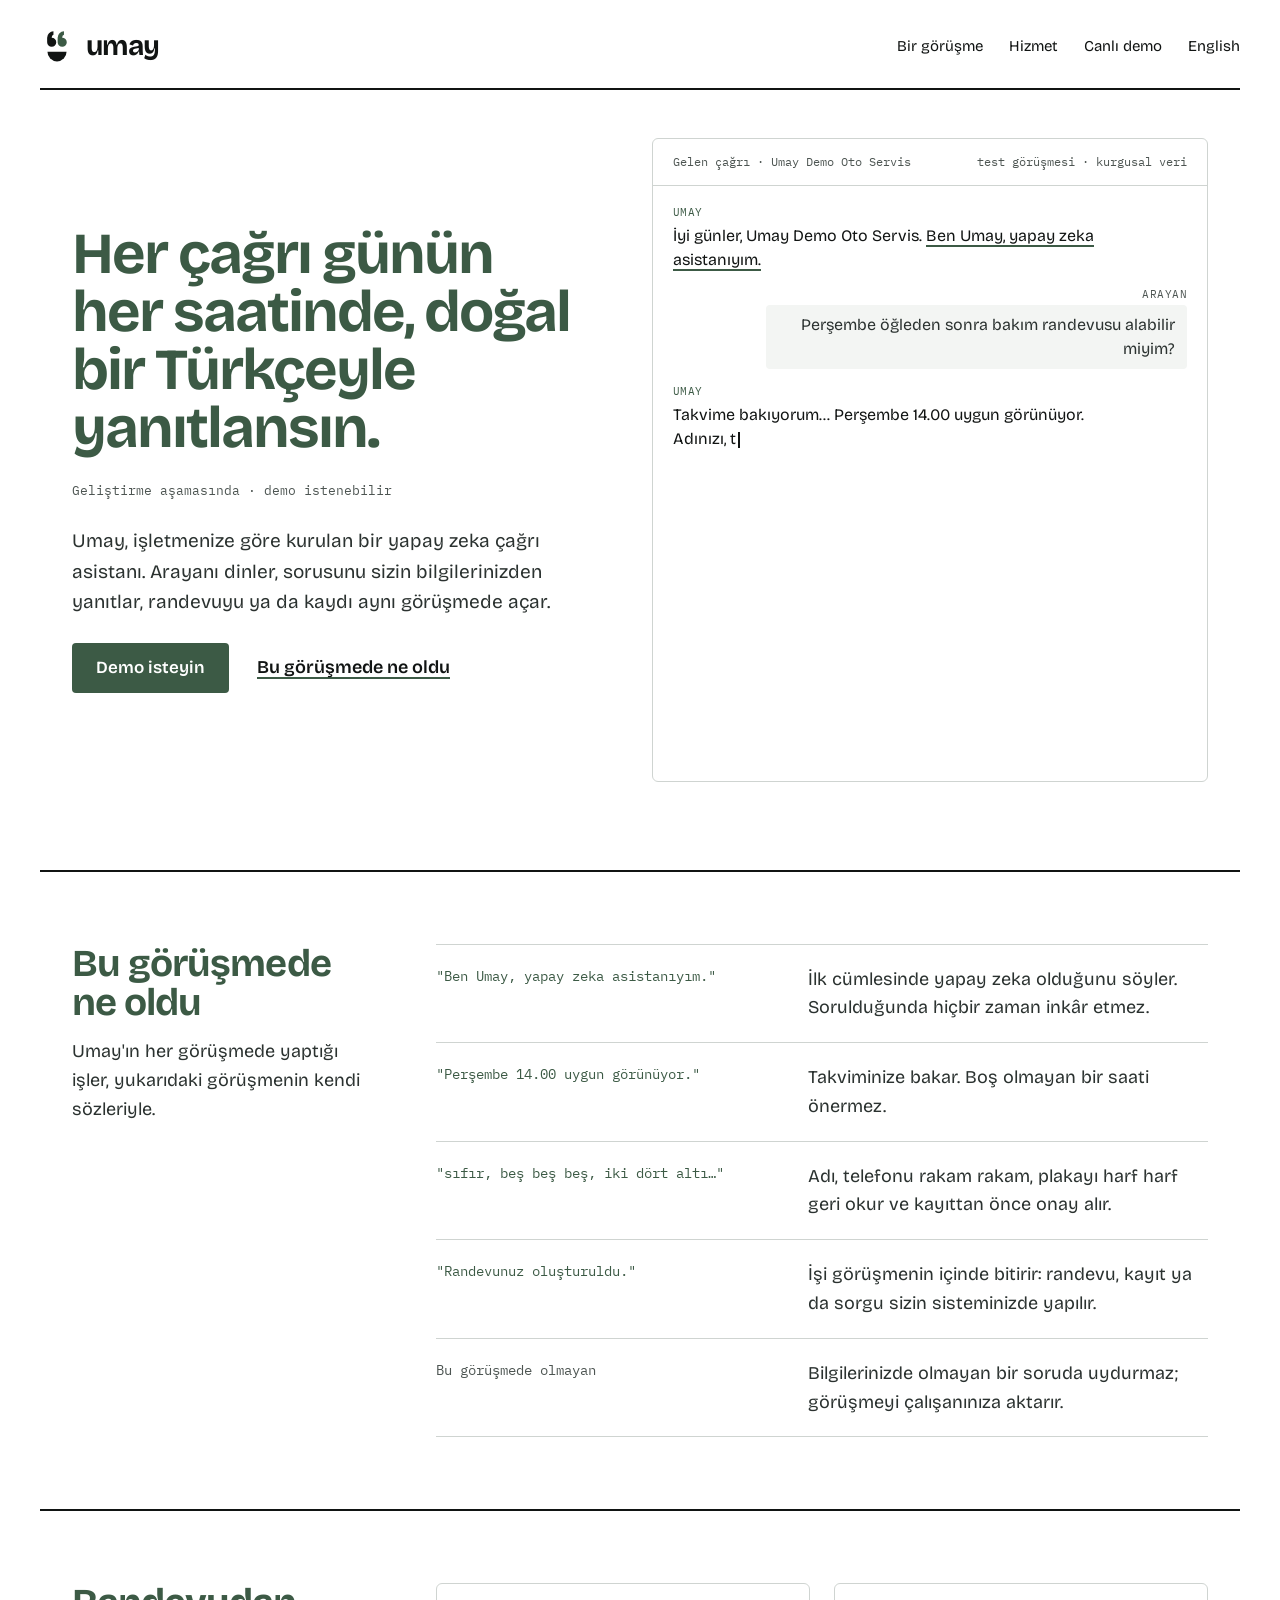
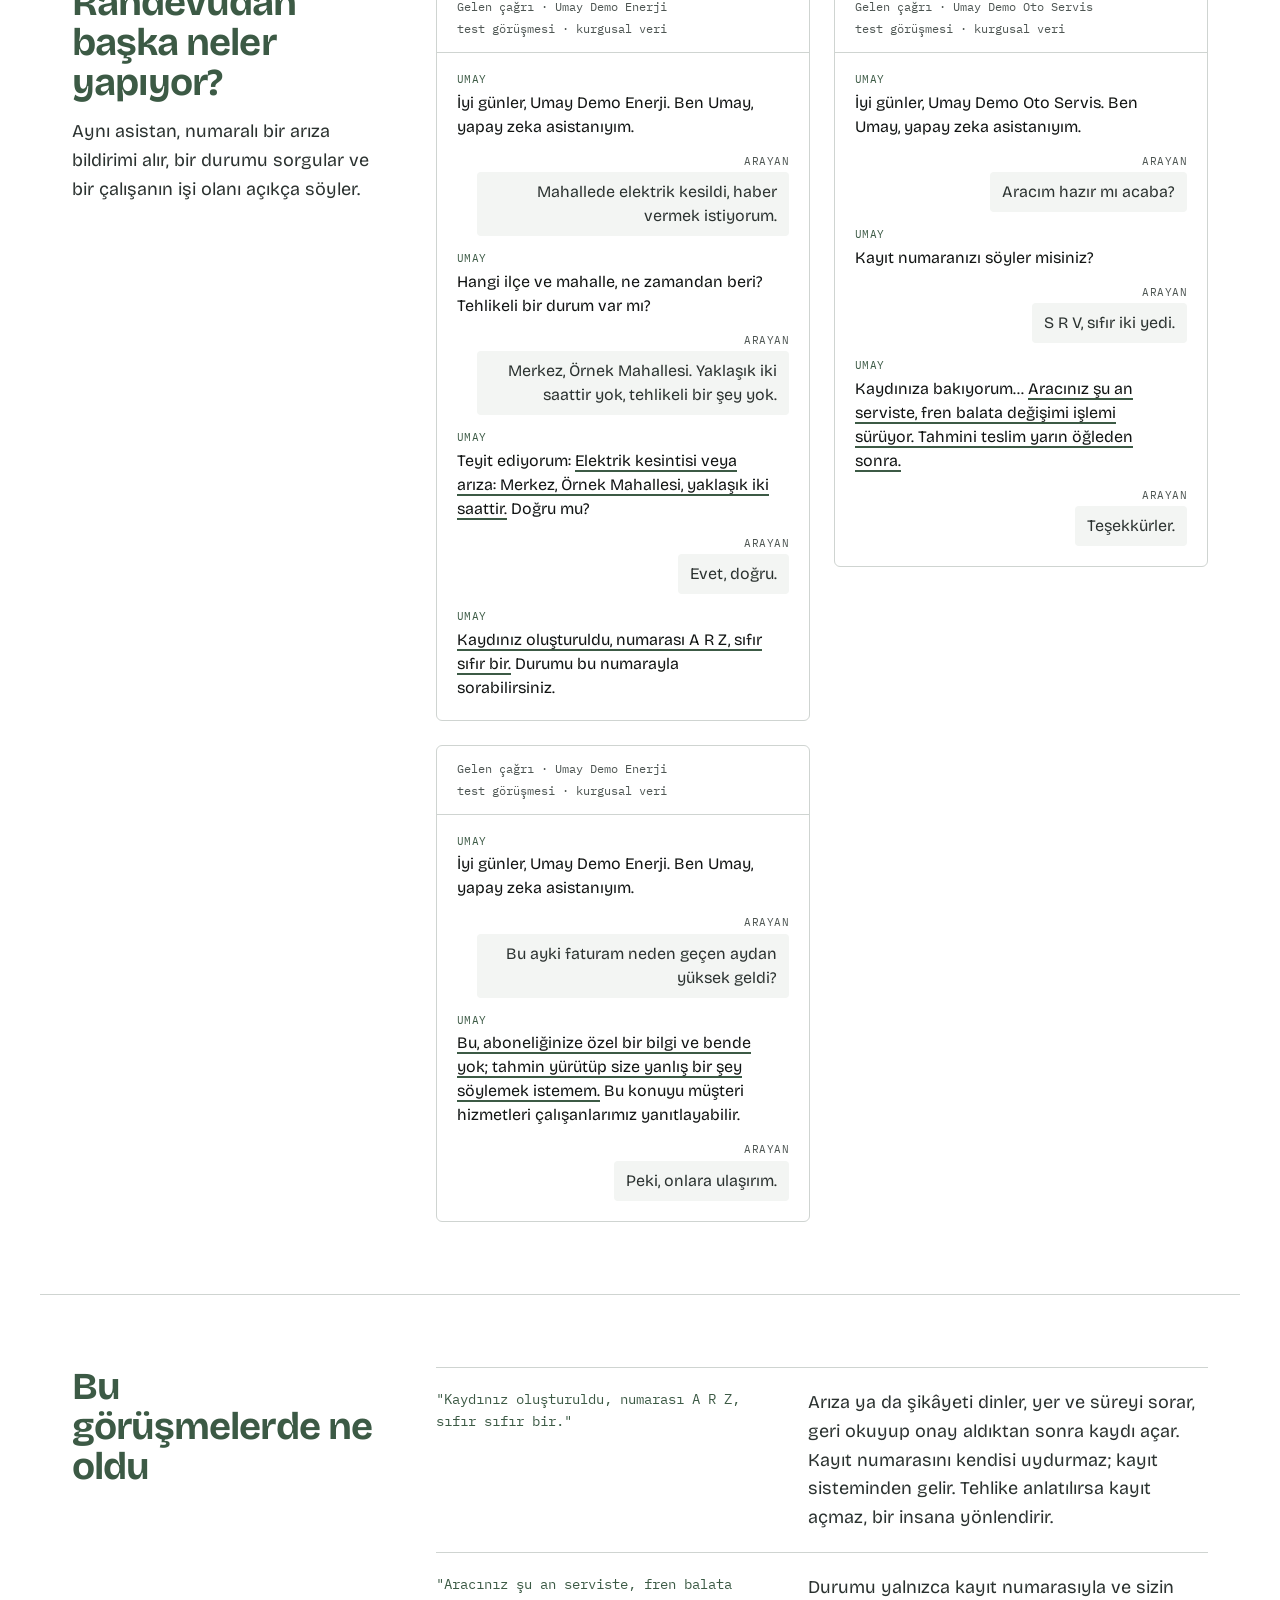
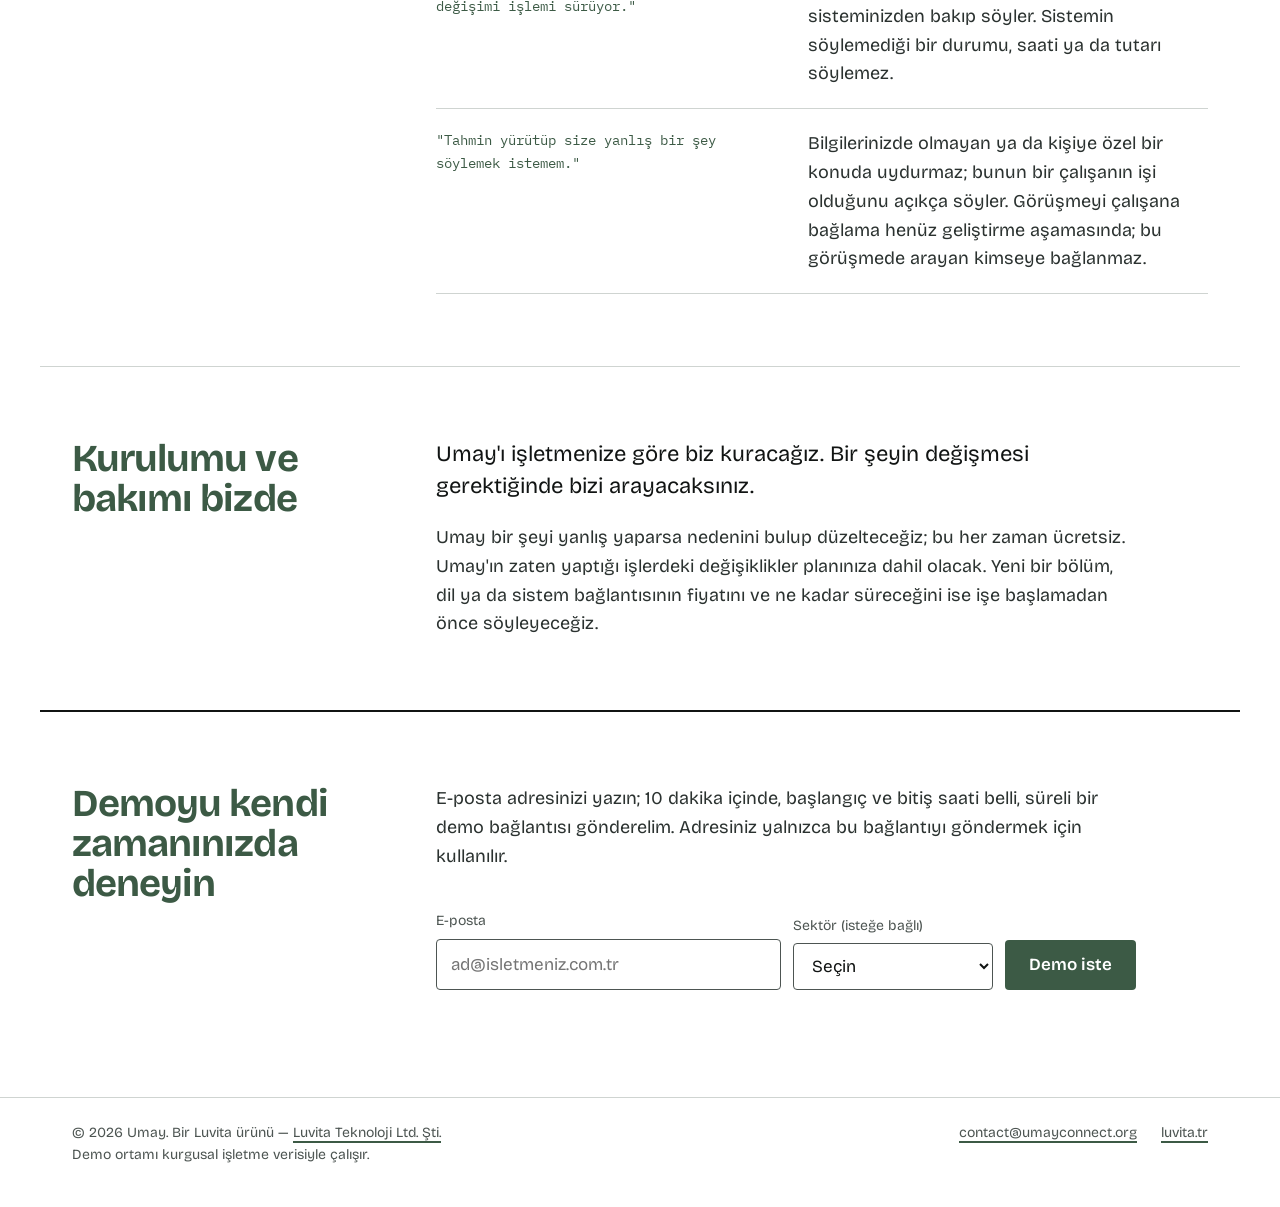
<file: index.html>
<!DOCTYPE html>
<html lang="tr">
<head>
<meta charset="utf-8">
<meta name="viewport" content="width=device-width, initial-scale=1">
<meta name="color-scheme" content="light dark">
<meta name="theme-color" media="(prefers-color-scheme: light)" content="#FFFFFF">
<meta name="theme-color" media="(prefers-color-scheme: dark)" content="#101312">
<title>Umay — Türkçe-öncelikli yapay zeka çağrı asistanı</title>
<meta name="description" content="Umay, işletmenize özel kurulan, müşterilerinizle doğal Türkçe konuşan, randevu alan ve gerektiğinde çalışanınıza devreden yapay zeka asistanıdır. Luvita Teknoloji Ltd. Şti. tarafından geliştirilir.">
<meta property="og:title" content="Umay — Türkçe-öncelikli yapay zeka çağrı asistanı">
<meta property="og:description" content="Umay, işletmenize özel kurulan, müşterilerinizle doğal Türkçe konuşan, randevu alan ve gerektiğinde çalışanınıza devreden yapay zeka asistanıdır. Luvita Teknoloji Ltd. Şti. tarafından geliştirilir.">
<meta property="og:url" content="https://umayconnect.org/">
<meta property="og:type" content="website">
<meta property="og:locale" content="tr_TR">
<meta name="twitter:card" content="summary">
<link rel="alternate" hreflang="tr" href="https://umayconnect.org/">
<link rel="alternate" hreflang="en" href="https://umayconnect.org/en/">
<link rel="alternate" hreflang="x-default" href="https://umayconnect.org/">
<link rel="canonical" href="https://umayconnect.org/">
<script type="application/ld+json">
{
  "@context": "https://schema.org",
  "@graph": [
    {
      "@type": "Organization",
      "@id": "https://luvita.tr/#organization",
      "name": "Luvita",
      "legalName": "Luvita Teknoloji Enerji Yazılım Sanayi ve Ticaret Limited Şirketi",
      "alternateName": [
        "Luvita Teknoloji Enerji Yazılım San. ve Tic. Ltd. Şti.",
        "Luvita Teknoloji Ltd. Şti."
      ],
      "url": "https://luvita.tr/",
      "email": "contact@umayconnect.org",
      "address": {
        "@type": "PostalAddress",
        "addressLocality": "Bodrum",
        "addressRegion": "Muğla",
        "addressCountry": "TR"
      },
      "founder": {
        "@type": "Person",
        "name": "Mert Ertuğrul",
        "sameAs": "https://www.linkedin.com/in/merty-ertugrul/"
      },
      "sameAs": [
        "https://www.linkedin.com/company/luvita-tr/"
      ]
    },
    {
      "@type": "SoftwareApplication",
      "@id": "https://umayconnect.org/#software",
      "name": "Umay",
      "url": "https://umayconnect.org/",
      "applicationCategory": "BusinessApplication",
      "operatingSystem": "Web",
      "inLanguage": "tr",
      "description": "Umay, işletmenize özel kurulan, müşterilerinizle doğal Türkçe konuşan, randevu alan ve gerektiğinde çalışanınıza devreden yapay zeka asistanıdır. Luvita Teknoloji Ltd. Şti. tarafından geliştirilir.",
      "publisher": {
        "@id": "https://luvita.tr/#organization"
      }
    },
    {
      "@type": "WebPage",
      "@id": "https://umayconnect.org/#webpage",
      "url": "https://umayconnect.org/",
      "name": "Umay",
      "inLanguage": "tr",
      "about": {
        "@id": "https://umayconnect.org/#software"
      },
      "publisher": {
        "@id": "https://luvita.tr/#organization"
      }
    }
  ]
}
</script>
<link rel="stylesheet" href="fonts/fonts.css">
<link rel="stylesheet" href="umay.css">
<link rel="icon" href="data:image/svg+xml,<svg xmlns='http://www.w3.org/2000/svg' viewBox='0 0 32 32'><style>.i{fill:%23111413}.a{fill:%233C5A45}@media (prefers-color-scheme:dark){.i{fill:%23ECEDE9}.a{fill:%239CC0A6}}</style><g transform='translate(1.6 -2.2) scale(0.9)'><g transform='rotate(180 16 14)'><path class='a' d='M2 9.5A6.5 6.5 0 0 1 15 9.5V16A9 9 0 0 1 6 25V20A4 4 0 0 0 8.5 16A6.5 6.5 0 0 1 2 9.5Z'/><path class='i' d='M17 9.5A6.5 6.5 0 0 1 30 9.5V16A9 9 0 0 1 21 25V20A4 4 0 0 0 23.5 16A6.5 6.5 0 0 1 17 9.5Z'/></g></g><path class='i' d='M6 23A10 8 0 0 0 26 23Z'/></svg>">
<!-- Cloudflare Web Analytics: cookieless page-view counts for the metrics Sites view (cosmocrew-metrics#15). -->
<script defer src="https://static.cloudflareinsights.com/beacon.min.js" data-cf-beacon='{"token": "52c85140c2cb4e539ad23cc22a27ac1d"}'></script>
</head>
<body>
<a class="skip" href="#icerik">İçeriğe geç</a>

<header class="wrap top">
  <a class="brand" href="#">
    <svg width="34" height="34" viewBox="0 0 32 32" aria-hidden="true">
      <!-- Umay icon "Two voices" (luvita-docs/brand/README.md): the accent eye is the right-hand one -->
      <g transform="translate(5.4 0.2) scale(0.66)"><g transform="rotate(180 16 14)">
        <path class="mark-accent" d="M2 9.5A6.5 6.5 0 0 1 15 9.5V16A9 9 0 0 1 6 25V20A4 4 0 0 0 8.5 16A6.5 6.5 0 0 1 2 9.5Z"/>
        <path class="mark-ink" d="M17 9.5A6.5 6.5 0 0 1 30 9.5V16A9 9 0 0 1 21 25V20A4 4 0 0 0 23.5 16A6.5 6.5 0 0 1 17 9.5Z"/>
      </g></g>
      <path class="mark-ink" d="M7 21.5A9 9 0 0 0 25 21.5Z"/>
    </svg>
    <span class="brand-name">umay</span>
  </a>
  <nav class="nav" aria-label="Ana menü">
    <a href="#gorusme">Bir görüşme</a>
    <a href="#hizmet">Hizmet</a>
    <a href="demo.html">Canlı demo</a>
    <a href="en/" lang="en" hreflang="en">English</a>
  </nav>
</header>

<main id="icerik">
  <div class="wrap band">
    <section class="hero">
      <div class="hero-copy">
        <h1>Her çağrı günün her saatinde, doğal bir Türkçeyle yanıtlansın.</h1>
        <p class="state mono">Geliştirme aşamasında · demo istenebilir</p>
        <p class="hero-text">Umay, işletmenize göre kurulan bir yapay zeka çağrı asistanı. Arayanı dinler, sorusunu sizin bilgilerinizden yanıtlar, randevuyu ya da kaydı aynı görüşmede açar.</p>
        <div class="actions">
          <a class="btn trial-link" href="mailto:contact@umayconnect.org?subject=Umay%20demo%20talebi&amp;body=Merhaba%2C%0A%0AUmay%27%C4%B1%20denemek%20istiyorum.%0A%0A%C4%B0%C5%9Fletme%20%2F%20sekt%C3%B6r%3A%20%0AAd%3A%20%0A">Demo isteyin</a>
          <a href="#gorusme">Bu görüşmede ne oldu</a>
        </div>
      </div>

      <!-- Örnek görüşme: kurgusal kimlik demo.html ile aynı (Ayşe Demir); yalnızca demoda
           gösterilen yetenekler (uygunluk sorgusu, randevu, geri okuma, onay). -->
      <figure class="call" id="callCard" aria-label="Örnek görüşme">
        <div class="call-bar mono"><span>Gelen çağrı · Umay Demo Oto Servis</span><span>test görüşmesi · kurgusal veri</span></div>
        <div class="call-body">
          <div class="cb bot"><span class="who">UMAY</span><span class="txt">İyi günler, Umay Demo Oto Servis. <span class="hl">Ben Umay, yapay zeka asistanıyım.</span></span></div>
          <div class="cb user"><span class="who">ARAYAN</span><span class="txt">Perşembe öğleden sonra bakım randevusu alabilir miyim?</span></div>
          <div class="cb bot"><span class="who">UMAY</span><span class="txt">Takvime bakıyorum… <span class="hl">Perşembe 14.00 uygun görünüyor.</span> Adınızı, telefonunuzu ve plakanızı alabilir miyim?</span></div>
          <div class="cb user"><span class="who">ARAYAN</span><span class="txt">Ayşe Demir. 0 555 246 80 13, plakam 00 ABC 123.</span></div>
          <div class="cb bot"><span class="who">UMAY</span><span class="txt">Teyit ediyorum: <span class="hl">sıfır, beş beş beş, iki dört altı, sekiz sıfır, on üç. Plaka: sıfır sıfır, A B C, yüz yirmi üç.</span> Onaylıyor musunuz?</span></div>
          <div class="cb user"><span class="who">ARAYAN</span><span class="txt">Evet, doğru.</span></div>
          <div class="cb bot"><span class="who">UMAY</span><span class="txt"><span class="hl">Randevunuz oluşturuldu.</span> Perşembe 14.00'te bekliyoruz.</span></div>
        </div>
      </figure>
    </section>
  </div>

  <div class="wrap band">
    <section class="split" id="gorusme" aria-labelledby="gorusmeH">
      <div class="split-head">
        <h2 id="gorusmeH">Bu görüşmede ne oldu</h2>
        <p class="lede">Umay'ın her görüşmede yaptığı işler, yukarıdaki görüşmenin kendi sözleriyle.</p>
      </div>
      <dl class="split-body claims">
        <div><dt>"Ben Umay, yapay zeka asistanıyım."</dt><dd>İlk cümlesinde yapay zeka olduğunu söyler. Sorulduğunda hiçbir zaman inkâr etmez.</dd></div>
        <div><dt>"Perşembe 14.00 uygun görünüyor."</dt><dd>Takviminize bakar. Boş olmayan bir saati önermez.</dd></div>
        <div><dt>"sıfır, beş beş beş, iki dört altı…"</dt><dd>Adı, telefonu rakam rakam, plakayı harf harf geri okur ve kayıttan önce onay alır.</dd></div>
        <div><dt>"Randevunuz oluşturuldu."</dt><dd>İşi görüşmenin içinde bitirir: randevu, kayıt ya da sorgu sizin sisteminizde yapılır.</dd></div>
        <div><dt class="none">Bu görüşmede olmayan</dt><dd>Bilgilerinizde olmayan bir soruda uydurmaz; görüşmeyi çalışanınıza aktarır.</dd></div>
      </dl>
    </section>
  </div>

  <div class="wrap band">
    <section class="split" id="isler" aria-labelledby="islerH">
      <div class="split-head">
        <h2 id="islerH">Randevudan başka neler yapıyor?</h2>
        <p class="lede">Aynı asistan, numaralı bir arıza bildirimi alır, bir durumu sorgular ve bir çalışanın işi olanı açıkça söyler.</p>
      </div>
      <div class="split-body calls">
      <figure class="call" aria-label="Gelen çağrı · Umay Demo Enerji">
        <div class="call-bar mono"><span>Gelen çağrı · Umay Demo Enerji</span><span>test görüşmesi · kurgusal veri</span></div>
        <div class="call-body">
          <div class="cb bot"><span class="who">UMAY</span><span class="txt">İyi günler, Umay Demo Enerji. Ben Umay, yapay zeka asistanıyım.</span></div>
          <div class="cb user"><span class="who">ARAYAN</span><span class="txt">Mahallede elektrik kesildi, haber vermek istiyorum.</span></div>
          <div class="cb bot"><span class="who">UMAY</span><span class="txt">Hangi ilçe ve mahalle, ne zamandan beri? Tehlikeli bir durum var mı?</span></div>
          <div class="cb user"><span class="who">ARAYAN</span><span class="txt">Merkez, Örnek Mahallesi. Yaklaşık iki saattir yok, tehlikeli bir şey yok.</span></div>
          <div class="cb bot"><span class="who">UMAY</span><span class="txt">Teyit ediyorum: <span class="hl">Elektrik kesintisi veya arıza: Merkez, Örnek Mahallesi, yaklaşık iki saattir.</span> Doğru mu?</span></div>
          <div class="cb user"><span class="who">ARAYAN</span><span class="txt">Evet, doğru.</span></div>
          <div class="cb bot"><span class="who">UMAY</span><span class="txt"><span class="hl">Kaydınız oluşturuldu, numarası A R Z, sıfır sıfır bir.</span> Durumu bu numarayla sorabilirsiniz.</span></div>
        </div>
      </figure>
      <figure class="call" aria-label="Gelen çağrı · Umay Demo Oto Servis">
        <div class="call-bar mono"><span>Gelen çağrı · Umay Demo Oto Servis</span><span>test görüşmesi · kurgusal veri</span></div>
        <div class="call-body">
          <div class="cb bot"><span class="who">UMAY</span><span class="txt">İyi günler, Umay Demo Oto Servis. Ben Umay, yapay zeka asistanıyım.</span></div>
          <div class="cb user"><span class="who">ARAYAN</span><span class="txt">Aracım hazır mı acaba?</span></div>
          <div class="cb bot"><span class="who">UMAY</span><span class="txt">Kayıt numaranızı söyler misiniz?</span></div>
          <div class="cb user"><span class="who">ARAYAN</span><span class="txt">S R V, sıfır iki yedi.</span></div>
          <div class="cb bot"><span class="who">UMAY</span><span class="txt">Kaydınıza bakıyorum… <span class="hl">Aracınız şu an serviste, fren balata değişimi işlemi sürüyor. Tahmini teslim yarın öğleden sonra.</span></span></div>
          <div class="cb user"><span class="who">ARAYAN</span><span class="txt">Teşekkürler.</span></div>
        </div>
      </figure>
      <figure class="call" aria-label="Gelen çağrı · Umay Demo Enerji">
        <div class="call-bar mono"><span>Gelen çağrı · Umay Demo Enerji</span><span>test görüşmesi · kurgusal veri</span></div>
        <div class="call-body">
          <div class="cb bot"><span class="who">UMAY</span><span class="txt">İyi günler, Umay Demo Enerji. Ben Umay, yapay zeka asistanıyım.</span></div>
          <div class="cb user"><span class="who">ARAYAN</span><span class="txt">Bu ayki faturam neden geçen aydan yüksek geldi?</span></div>
          <div class="cb bot"><span class="who">UMAY</span><span class="txt"><span class="hl">Bu, aboneliğinize özel bir bilgi ve bende yok; tahmin yürütüp size yanlış bir şey söylemek istemem.</span> Bu konuyu müşteri hizmetleri çalışanlarımız yanıtlayabilir.</span></div>
          <div class="cb user"><span class="who">ARAYAN</span><span class="txt">Peki, onlara ulaşırım.</span></div>
        </div>
      </figure>
      </div>
    </section>
  </div>

  <div class="wrap band-thin">
    <section class="split" aria-labelledby="isler2H">
      <div class="split-head">
        <h2 id="isler2H">Bu görüşmelerde ne oldu</h2>
      </div>
      <dl class="split-body claims">
        <div><dt>"Kaydınız oluşturuldu, numarası A R Z, sıfır sıfır bir."</dt><dd>Arıza ya da şikâyeti dinler, yer ve süreyi sorar, geri okuyup onay aldıktan sonra kaydı açar. Kayıt numarasını kendisi uydurmaz; kayıt sisteminden gelir. Tehlike anlatılırsa kayıt açmaz, bir insana yönlendirir.</dd></div>
        <div><dt>"Aracınız şu an serviste, fren balata değişimi işlemi sürüyor."</dt><dd>Durumu yalnızca kayıt numarasıyla ve sizin sisteminizden bakıp söyler. Sistemin söylemediği bir durumu, saati ya da tutarı söylemez.</dd></div>
        <div><dt>"Tahmin yürütüp size yanlış bir şey söylemek istemem."</dt><dd>Bilgilerinizde olmayan ya da kişiye özel bir konuda uydurmaz; bunun bir çalışanın işi olduğunu açıkça söyler. Görüşmeyi çalışana bağlama henüz geliştirme aşamasında; bu görüşmede arayan kimseye bağlanmaz.</dd></div>
      </dl>
    </section>
  </div>

  <div class="wrap band-thin">
    <section class="split" id="hizmet" aria-labelledby="hizmetH">
      <div class="split-head"><h2 id="hizmetH">Kurulumu ve bakımı bizde</h2></div>
      <div class="split-body prose">
        <p class="big">Umay'ı işletmenize göre biz kuracağız. Bir şeyin değişmesi gerektiğinde bizi arayacaksınız.</p>
        <p>Umay bir şeyi yanlış yaparsa nedenini bulup düzelteceğiz; bu her zaman ücretsiz. Umay'ın zaten yaptığı işlerdeki değişiklikler planınıza dahil olacak. Yeni bir bölüm, dil ya da sistem bağlantısının fiyatını ve ne kadar süreceğini ise işe başlamadan önce söyleyeceğiz.</p>
      </div>
    </section>
  </div>

  <div class="wrap band">
    <section class="split slotreq" id="slotReq" data-base="" hidden aria-labelledby="slotReqH">
      <div class="split-head"><h2 id="slotReqH">Demoyu kendi zamanınızda deneyin</h2></div>
      <div class="split-body prose">
        <p>E-posta adresinizi yazın; 10 dakika içinde, başlangıç ve bitiş saati belli, süreli bir demo bağlantısı gönderelim. Adresiniz yalnızca bu bağlantıyı göndermek için kullanılır.</p>
        <div>
          <form id="slotForm">
            <label class="f-mail">E-posta<input type="email" id="slotEmail" required autocomplete="email" placeholder="ad@isletmeniz.com.tr"></label>
            <label class="f-sector">Sektör (isteğe bağlı)<select id="slotSector">
              <option value="">Seçin</option>
              <option value="banka">Banka</option>
              <option value="enerji">Enerji</option>
              <option value="oto-servis">Otomotiv</option>
              <option value="saglik">Sağlık</option>
              <option value="egitim">Eğitim</option>
              <option value="kamu">Kamu</option>
            </select></label>
            <button type="submit" id="slotBtn" class="btn">Demo iste</button>
          </form>
          <div class="msg" id="slotMsg" role="status"></div>
        </div>
      </div>
    </section>
  </div>
</main>

<footer>
  <div class="foot">
    <span>© 2026 Umay. Bir Luvita ürünü — <a href="https://luvita.tr/">Luvita Teknoloji Ltd. Şti.</a><br>
    Demo ortamı kurgusal işletme verisiyle çalışır.</span>
    <span class="foot-links"><a href="mailto:contact@umayconnect.org">contact@umayconnect.org</a><a href="https://luvita.tr/">luvita.tr</a></span>
  </div>
</footer>

<script defer src="slotreq.js"></script>
<script>
// Sample-call replay: progressive enhancement over the static transcript.
// No JS or prefers-reduced-motion => the full transcript stays visible as-is.
// Lines are hidden with visibility, not removed, so the card keeps its height and nothing moves.
(function () {
  if (window.matchMedia('(prefers-reduced-motion: reduce)').matches) return;
  var card = document.getElementById('callCard');
  if (!card || !('IntersectionObserver' in window)) return;
  var items = Array.prototype.slice.call(card.querySelectorAll('.cb'));
  // The greeting (it says Umay is an AI) and the caller's first line are never hidden.
  var SHOWN = 2;
  if (items.length <= SHOWN) return;
  items.slice(SHOWN).forEach(function (el) { el.classList.add('pending'); });

  function typeBot(el, done) {
    var txt = el.querySelector('.txt');
    var html = txt.innerHTML, full = txt.textContent;
    txt.textContent = '';
    el.classList.remove('pending');
    el.classList.add('typing');
    // Time-based, so a throttled background tab catches up instead of crawling.
    var start = performance.now();
    var t = setInterval(function () {
      var n = Math.min(full.length, Math.floor((performance.now() - start) / 28));
      txt.textContent = full.slice(0, n);
      if (n >= full.length) {
        clearInterval(t);
        txt.innerHTML = html; // restore the underlined phrases
        el.classList.remove('typing');
        done();
      }
    }, 28);
  }

  function showUser(el, done) {
    el.classList.remove('pending');
    el.classList.add('dots');
    setTimeout(function () { el.classList.remove('dots'); done(); }, 500);
  }

  function step(idx) {
    if (idx >= items.length) return; // plays once; no timers left running
    var el = items[idx];
    var next = function () { setTimeout(function () { step(idx + 1); }, 800); };
    if (el.classList.contains('bot')) typeBot(el, next); else showUser(el, next);
  }

  var io = new IntersectionObserver(function (entries) {
    if (entries.some(function (e) { return e.isIntersecting; })) {
      io.disconnect();
      step(SHOWN);
    }
  }, { threshold: 0.15 });
  io.observe(card);
})();
</script>

</body>
</html>
</file>
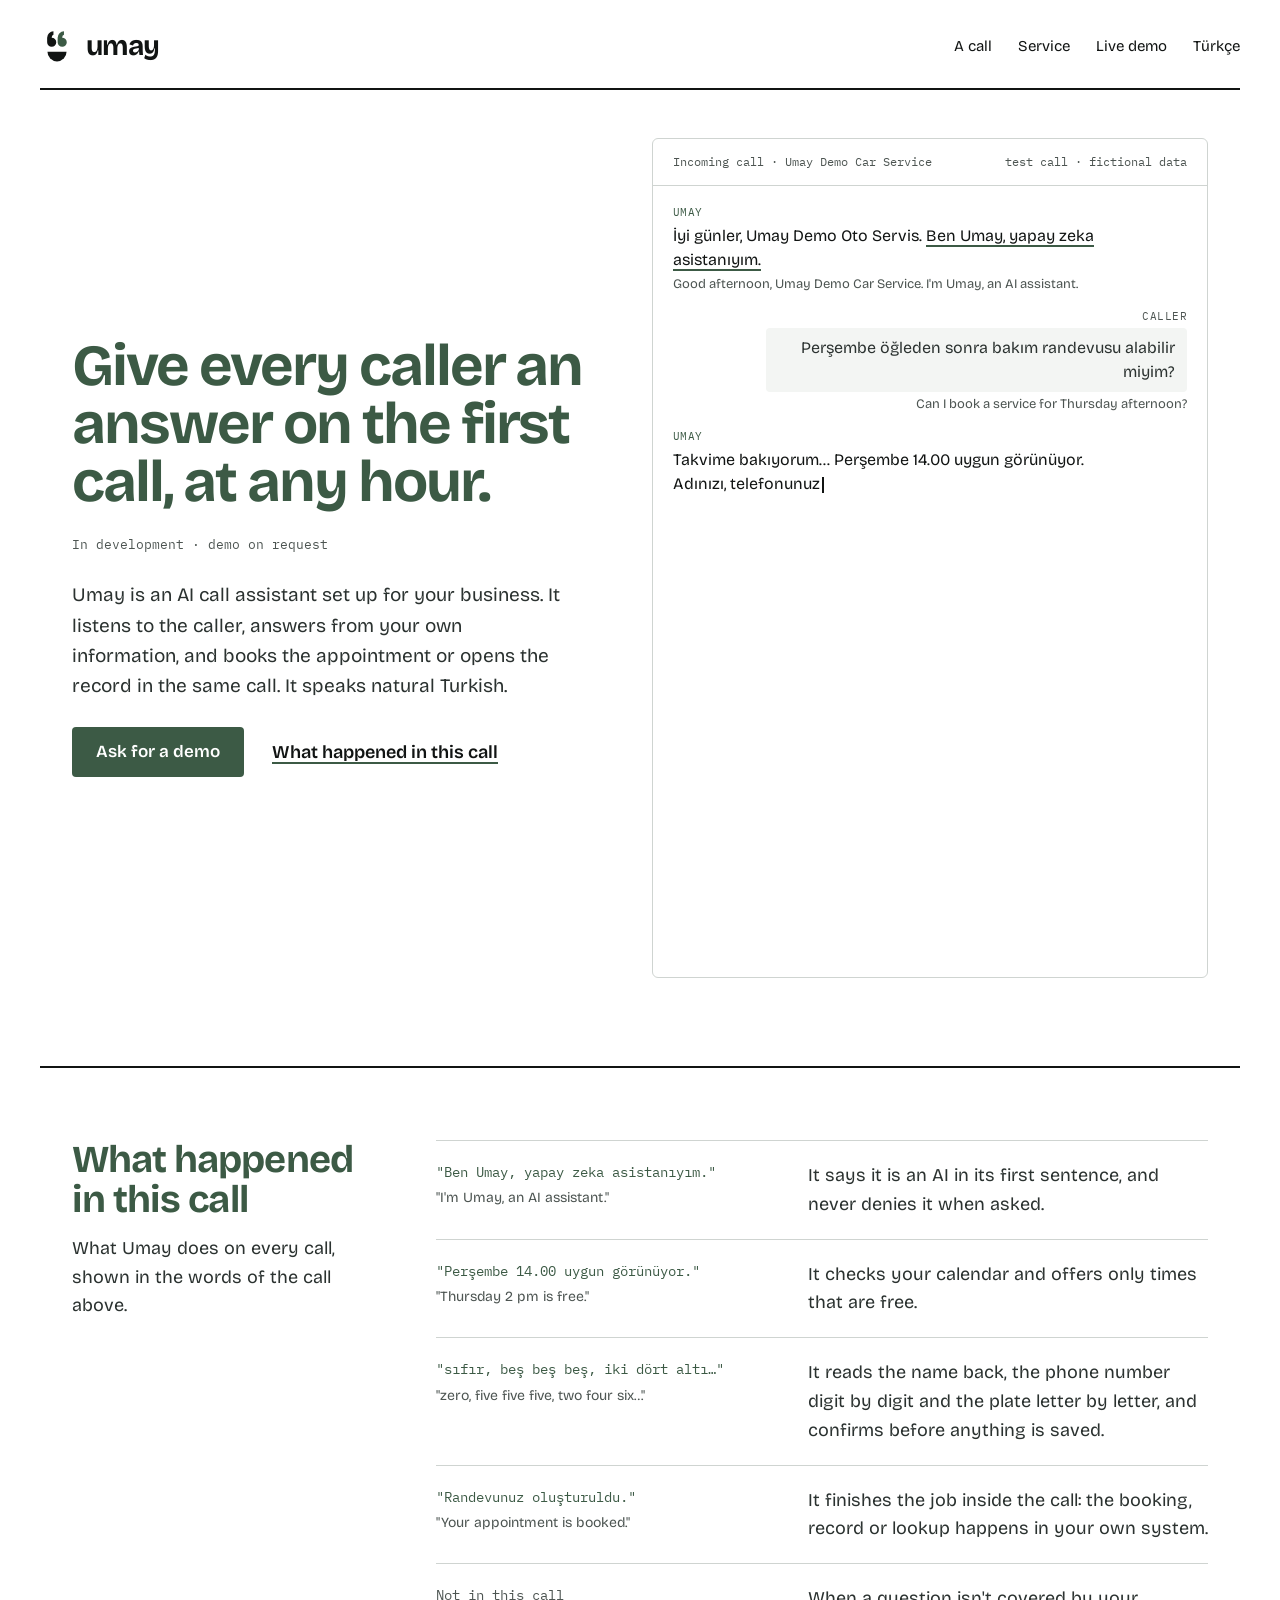
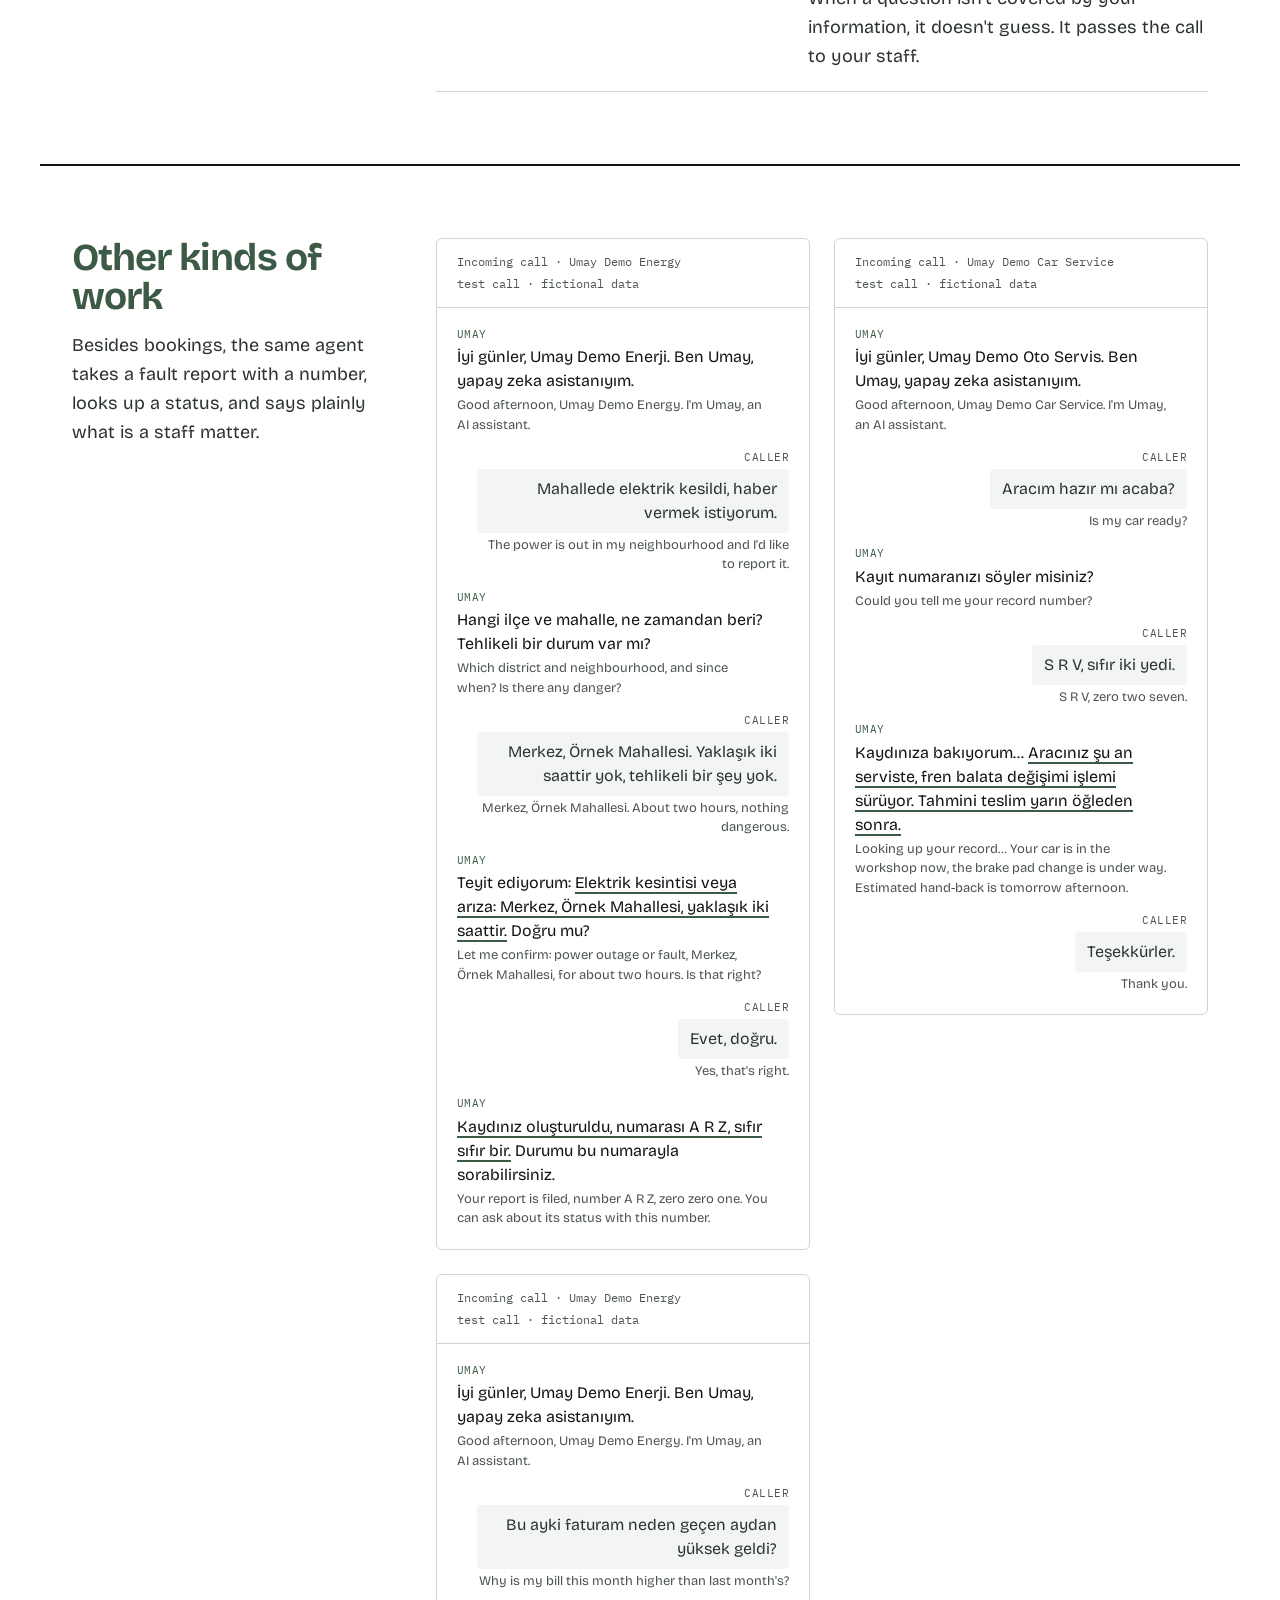
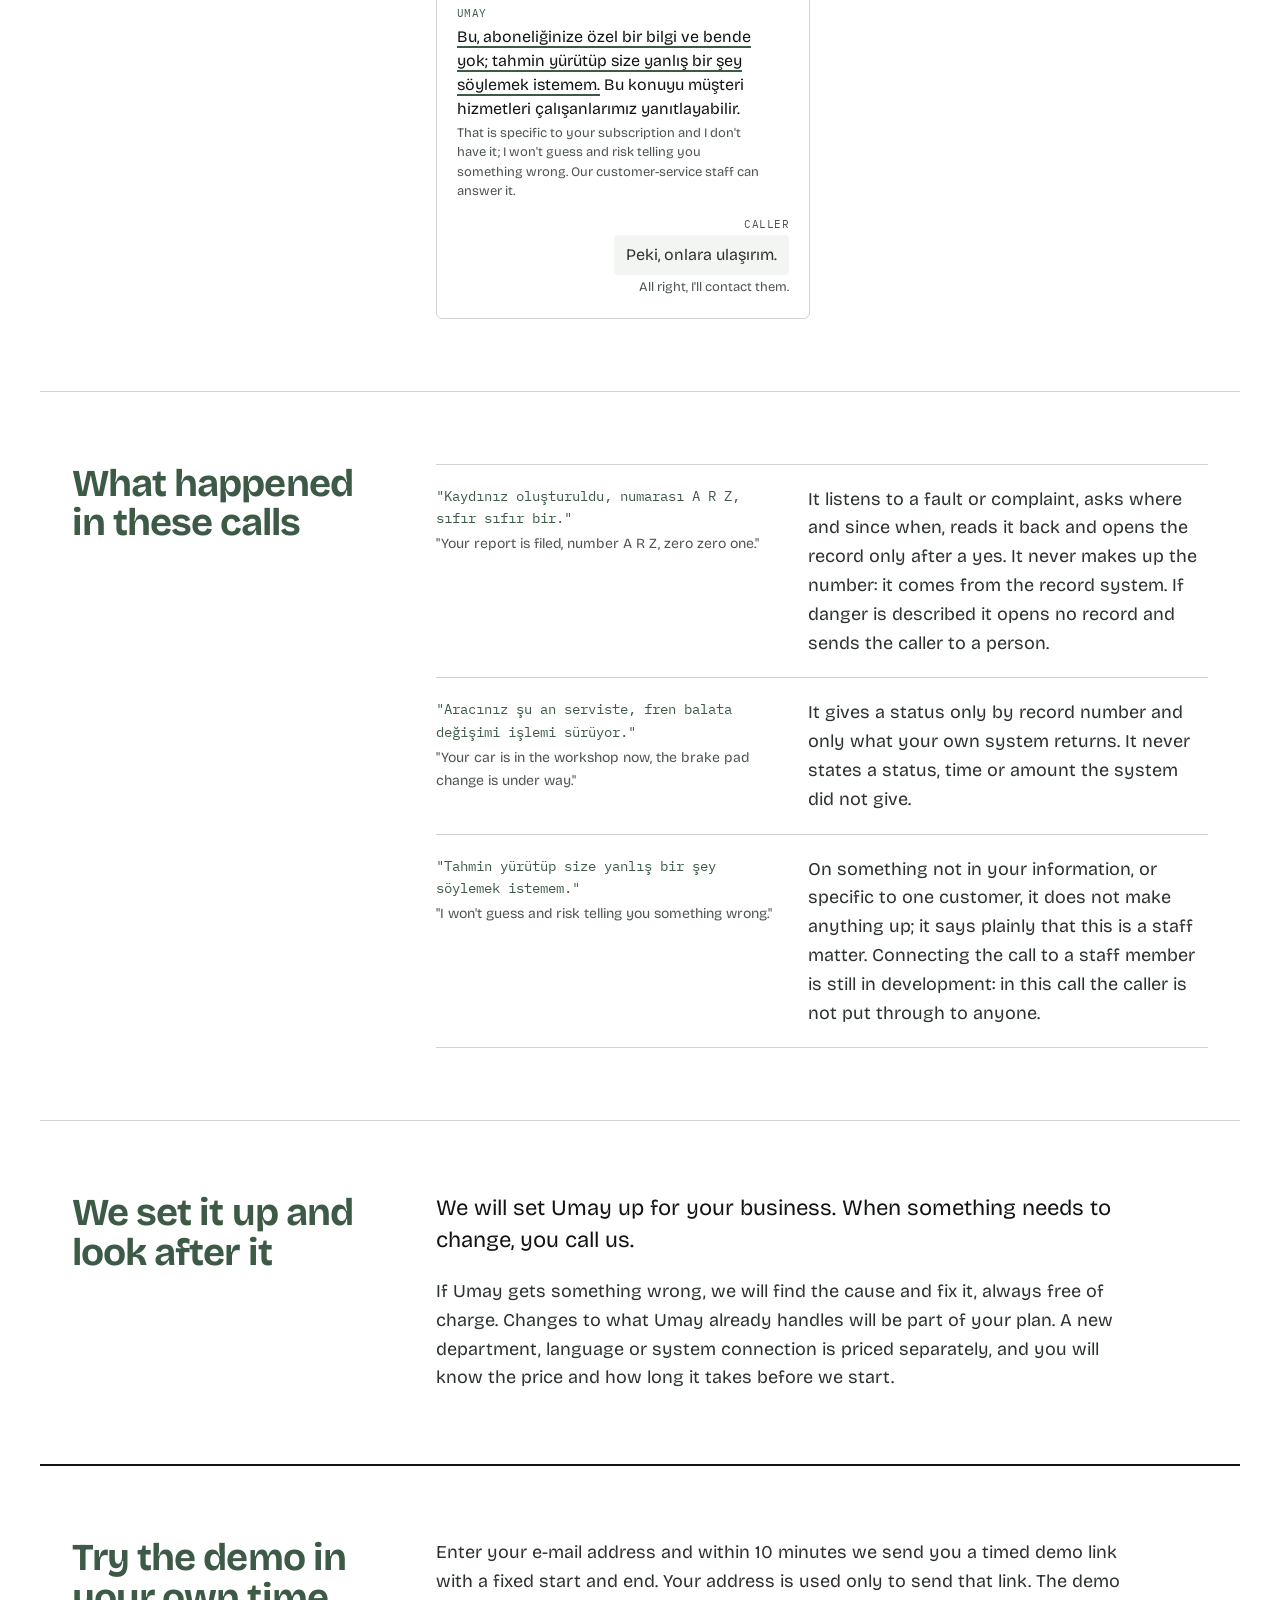
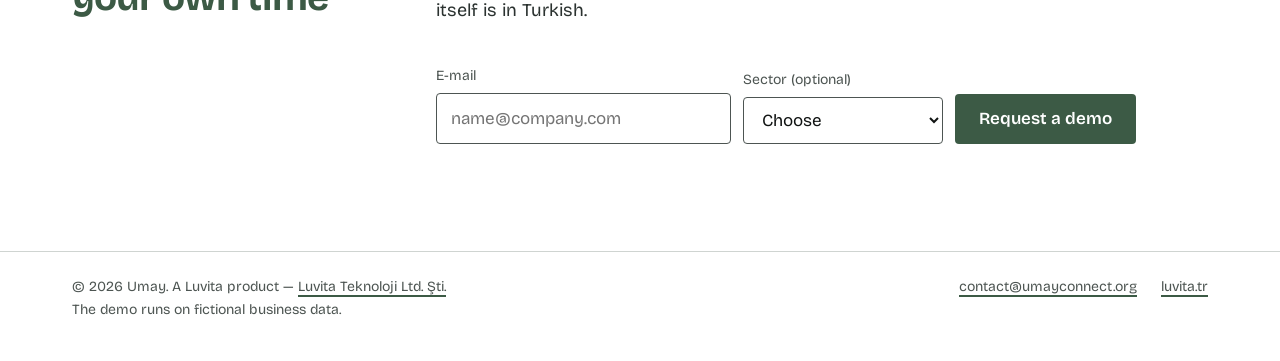
<file: en/index.html>
<!DOCTYPE html>
<html lang="en">
<head>
<meta charset="utf-8">
<meta name="viewport" content="width=device-width, initial-scale=1">
<meta name="color-scheme" content="light dark">
<meta name="theme-color" media="(prefers-color-scheme: light)" content="#FFFFFF">
<meta name="theme-color" media="(prefers-color-scheme: dark)" content="#101312">
<title>Umay — Turkish-first programmable AI call assistant</title>
<meta name="description" content="Umay is a programmable AI call assistant built Turkish-first: it answers a business's calls in natural Turkish, completes real work in the business's systems during the conversation, and hands over to a human when it should. Built by Luvita Teknoloji Ltd. Şti.">
<meta property="og:title" content="Umay — Turkish-first programmable AI call assistant">
<meta property="og:description" content="Umay is a programmable AI call assistant built Turkish-first: it answers a business's calls in natural Turkish, completes real work in the business's systems during the conversation, and hands over to a human when it should. Built by Luvita Teknoloji Ltd. Şti.">
<meta property="og:url" content="https://umayconnect.org/en/">
<meta property="og:type" content="website">
<meta property="og:locale" content="en_US">
<meta property="og:locale:alternate" content="tr_TR">
<meta name="twitter:card" content="summary">
<link rel="alternate" hreflang="en" href="https://umayconnect.org/en/">
<link rel="alternate" hreflang="tr" href="https://umayconnect.org/">
<link rel="alternate" hreflang="x-default" href="https://umayconnect.org/">
<link rel="canonical" href="https://umayconnect.org/en/">
<script type="application/ld+json">
{
  "@context": "https://schema.org",
  "@graph": [
    {
      "@type": "Organization",
      "@id": "https://luvita.tr/#organization",
      "name": "Luvita",
      "legalName": "Luvita Teknoloji Enerji Yazılım Sanayi ve Ticaret Limited Şirketi",
      "alternateName": [
        "Luvita Teknoloji Enerji Yazılım San. ve Tic. Ltd. Şti.",
        "Luvita Teknoloji Ltd. Şti."
      ],
      "url": "https://luvita.tr/",
      "email": "contact@umayconnect.org",
      "address": {
        "@type": "PostalAddress",
        "addressLocality": "Bodrum",
        "addressRegion": "Muğla",
        "addressCountry": "TR"
      },
      "founder": {
        "@type": "Person",
        "name": "Mert Ertuğrul",
        "sameAs": "https://www.linkedin.com/in/merty-ertugrul/"
      },
      "sameAs": [
        "https://www.linkedin.com/company/luvita-tr/"
      ]
    },
    {
      "@type": "SoftwareApplication",
      "@id": "https://umayconnect.org/#software",
      "name": "Umay",
      "url": "https://umayconnect.org/",
      "applicationCategory": "BusinessApplication",
      "operatingSystem": "Web",
      "inLanguage": "tr",
      "description": "Umay is a programmable AI call assistant built Turkish-first: it answers a business's calls in natural Turkish, completes real work in the business's systems during the conversation, and hands over to a human when it should. Built by Luvita Teknoloji Ltd. Şti.",
      "publisher": {
        "@id": "https://luvita.tr/#organization"
      }
    },
    {
      "@type": "WebPage",
      "@id": "https://umayconnect.org/en/#webpage",
      "url": "https://umayconnect.org/en/",
      "name": "Umay",
      "inLanguage": "en",
      "about": {
        "@id": "https://umayconnect.org/#software"
      },
      "publisher": {
        "@id": "https://luvita.tr/#organization"
      }
    }
  ]
}
</script>
<link rel="stylesheet" href="../fonts/fonts.css">
<link rel="stylesheet" href="../umay.css">
<link rel="icon" href="data:image/svg+xml,<svg xmlns='http://www.w3.org/2000/svg' viewBox='0 0 32 32'><style>.i{fill:%23111413}.a{fill:%233C5A45}@media (prefers-color-scheme:dark){.i{fill:%23ECEDE9}.a{fill:%239CC0A6}}</style><g transform='translate(1.6 -2.2) scale(0.9)'><g transform='rotate(180 16 14)'><path class='a' d='M2 9.5A6.5 6.5 0 0 1 15 9.5V16A9 9 0 0 1 6 25V20A4 4 0 0 0 8.5 16A6.5 6.5 0 0 1 2 9.5Z'/><path class='i' d='M17 9.5A6.5 6.5 0 0 1 30 9.5V16A9 9 0 0 1 21 25V20A4 4 0 0 0 23.5 16A6.5 6.5 0 0 1 17 9.5Z'/></g></g><path class='i' d='M6 23A10 8 0 0 0 26 23Z'/></svg>">
<!-- Cloudflare Web Analytics: cookieless page-view counts for the metrics Sites view (cosmocrew-metrics#15). -->
<script defer src="https://static.cloudflareinsights.com/beacon.min.js" data-cf-beacon='{"token": "52c85140c2cb4e539ad23cc22a27ac1d"}'></script>
</head>
<body>
<a class="skip" href="#content">Skip to content</a>

<header class="wrap top">
  <a class="brand" href="#">
    <svg width="34" height="34" viewBox="0 0 32 32" aria-hidden="true">
      <!-- Umay icon "Two voices" (luvita-docs/brand/README.md): the accent eye is the right-hand one -->
      <g transform="translate(5.4 0.2) scale(0.66)"><g transform="rotate(180 16 14)">
        <path class="mark-accent" d="M2 9.5A6.5 6.5 0 0 1 15 9.5V16A9 9 0 0 1 6 25V20A4 4 0 0 0 8.5 16A6.5 6.5 0 0 1 2 9.5Z"/>
        <path class="mark-ink" d="M17 9.5A6.5 6.5 0 0 1 30 9.5V16A9 9 0 0 1 21 25V20A4 4 0 0 0 23.5 16A6.5 6.5 0 0 1 17 9.5Z"/>
      </g></g>
      <path class="mark-ink" d="M7 21.5A9 9 0 0 0 25 21.5Z"/>
    </svg>
    <span class="brand-name">umay</span>
  </a>
  <nav class="nav" aria-label="Main menu">
    <a href="#call">A call</a>
    <a href="#service">Service</a>
    <a href="../demo.html">Live demo</a>
    <a href="../" lang="tr" hreflang="tr">Türkçe</a>
  </nav>
</header>

<main id="content">
  <div class="wrap band">
    <section class="hero">
      <div class="hero-copy">
        <h1>Give every caller an answer on the first call, at any hour.</h1>
        <p class="state mono">In development · demo on request</p>
        <p class="hero-text">Umay is an AI call assistant set up for your business. It listens to the caller, answers from your own information, and books the appointment or opens the record in the same call. It speaks natural Turkish.</p>
        <div class="actions">
          <a class="btn trial-link" href="mailto:contact@umayconnect.org?subject=Umay%20demo%20request&amp;body=Hello%2C%0A%0AI%20would%20like%20to%20try%20Umay.%0A%0ACompany%20%2F%20sector%3A%20%0AName%3A%20%0A">Ask for a demo</a>
          <a href="#call">What happened in this call</a>
        </div>
      </div>

      <!-- Sample call: the same fictional identity as demo.html (Ayşe Demir); only abilities the
           demo shows (availability check, booking, read-back, confirmation). Turkish, with glosses. -->
      <figure class="call" id="callCard" aria-label="Sample call, in Turkish with English glosses">
        <div class="call-bar mono"><span>Incoming call · Umay Demo Car Service</span><span>test call · fictional data</span></div>
        <div class="call-body">
          <div class="cb bot"><span class="who">UMAY</span><span class="txt" lang="tr">İyi günler, Umay Demo Oto Servis. <span class="hl">Ben Umay, yapay zeka asistanıyım.</span></span><span class="gloss">Good afternoon, Umay Demo Car Service. I'm Umay, an AI assistant.</span></div>
          <div class="cb user"><span class="who">CALLER</span><span class="txt" lang="tr">Perşembe öğleden sonra bakım randevusu alabilir miyim?</span><span class="gloss">Can I book a service for Thursday afternoon?</span></div>
          <div class="cb bot"><span class="who">UMAY</span><span class="txt" lang="tr">Takvime bakıyorum… <span class="hl">Perşembe 14.00 uygun görünüyor.</span> Adınızı, telefonunuzu ve plakanızı alabilir miyim?</span><span class="gloss">Checking the calendar… Thursday 2 pm is free. May I have your name, phone number and plate?</span></div>
          <div class="cb user"><span class="who">CALLER</span><span class="txt" lang="tr">Ayşe Demir. 0 555 246 80 13, plakam 00 ABC 123.</span><span class="gloss">Ayşe Demir. 0 555 246 80 13, plate 00 ABC 123.</span></div>
          <div class="cb bot"><span class="who">UMAY</span><span class="txt" lang="tr">Teyit ediyorum: <span class="hl">sıfır, beş beş beş, iki dört altı, sekiz sıfır, on üç. Plaka: sıfır sıfır, A B C, yüz yirmi üç.</span> Onaylıyor musunuz?</span><span class="gloss">Let me confirm: zero, five five five… Plate: zero zero, A B C, one twenty-three. Is that right?</span></div>
          <div class="cb user"><span class="who">CALLER</span><span class="txt" lang="tr">Evet, doğru.</span><span class="gloss">Yes, that's right.</span></div>
          <div class="cb bot"><span class="who">UMAY</span><span class="txt" lang="tr"><span class="hl">Randevunuz oluşturuldu.</span> Perşembe 14.00'te bekliyoruz.</span><span class="gloss">Your appointment is booked. See you Thursday at 2 pm.</span></div>
        </div>
      </figure>
    </section>
  </div>

  <div class="wrap band">
    <section class="split" id="call" aria-labelledby="callH">
      <div class="split-head">
        <h2 id="callH">What happened in this call</h2>
        <p class="lede">What Umay does on every call, shown in the words of the call above.</p>
      </div>
      <dl class="split-body claims">
        <div><dt><span lang="tr">"Ben Umay, yapay zeka asistanıyım."</span><span class="gloss">"I'm Umay, an AI assistant."</span></dt><dd>It says it is an AI in its first sentence, and never denies it when asked.</dd></div>
        <div><dt><span lang="tr">"Perşembe 14.00 uygun görünüyor."</span><span class="gloss">"Thursday 2 pm is free."</span></dt><dd>It checks your calendar and offers only times that are free.</dd></div>
        <div><dt><span lang="tr">"sıfır, beş beş beş, iki dört altı…"</span><span class="gloss">"zero, five five five, two four six…"</span></dt><dd>It reads the name back, the phone number digit by digit and the plate letter by letter, and confirms before anything is saved.</dd></div>
        <div><dt><span lang="tr">"Randevunuz oluşturuldu."</span><span class="gloss">"Your appointment is booked."</span></dt><dd>It finishes the job inside the call: the booking, record or lookup happens in your own system.</dd></div>
        <div><dt class="none">Not in this call</dt><dd>When a question isn't covered by your information, it doesn't guess. It passes the call to your staff.</dd></div>
      </dl>
    </section>
  </div>

  <div class="wrap band">
    <section class="split" id="isler" aria-labelledby="islerH">
      <div class="split-head">
        <h2 id="islerH">Other kinds of work</h2>
        <p class="lede">Besides bookings, the same agent takes a fault report with a number, looks up a status, and says plainly what is a staff matter.</p>
      </div>
      <div class="split-body calls">
      <figure class="call" aria-label="Incoming call · Umay Demo Energy">
        <div class="call-bar mono"><span>Incoming call · Umay Demo Energy</span><span>test call · fictional data</span></div>
        <div class="call-body">
          <div class="cb bot"><span class="who">UMAY</span><span class="txt" lang="tr">İyi günler, Umay Demo Enerji. Ben Umay, yapay zeka asistanıyım.</span><span class="gloss">Good afternoon, Umay Demo Energy. I'm Umay, an AI assistant.</span></div>
          <div class="cb user"><span class="who">CALLER</span><span class="txt" lang="tr">Mahallede elektrik kesildi, haber vermek istiyorum.</span><span class="gloss">The power is out in my neighbourhood and I'd like to report it.</span></div>
          <div class="cb bot"><span class="who">UMAY</span><span class="txt" lang="tr">Hangi ilçe ve mahalle, ne zamandan beri? Tehlikeli bir durum var mı?</span><span class="gloss">Which district and neighbourhood, and since when? Is there any danger?</span></div>
          <div class="cb user"><span class="who">CALLER</span><span class="txt" lang="tr">Merkez, Örnek Mahallesi. Yaklaşık iki saattir yok, tehlikeli bir şey yok.</span><span class="gloss">Merkez, Örnek Mahallesi. About two hours, nothing dangerous.</span></div>
          <div class="cb bot"><span class="who">UMAY</span><span class="txt" lang="tr">Teyit ediyorum: <span class="hl">Elektrik kesintisi veya arıza: Merkez, Örnek Mahallesi, yaklaşık iki saattir.</span> Doğru mu?</span><span class="gloss">Let me confirm: power outage or fault, Merkez, Örnek Mahallesi, for about two hours. Is that right?</span></div>
          <div class="cb user"><span class="who">CALLER</span><span class="txt" lang="tr">Evet, doğru.</span><span class="gloss">Yes, that's right.</span></div>
          <div class="cb bot"><span class="who">UMAY</span><span class="txt" lang="tr"><span class="hl">Kaydınız oluşturuldu, numarası A R Z, sıfır sıfır bir.</span> Durumu bu numarayla sorabilirsiniz.</span><span class="gloss">Your report is filed, number A R Z, zero zero one. You can ask about its status with this number.</span></div>
        </div>
      </figure>
      <figure class="call" aria-label="Incoming call · Umay Demo Car Service">
        <div class="call-bar mono"><span>Incoming call · Umay Demo Car Service</span><span>test call · fictional data</span></div>
        <div class="call-body">
          <div class="cb bot"><span class="who">UMAY</span><span class="txt" lang="tr">İyi günler, Umay Demo Oto Servis. Ben Umay, yapay zeka asistanıyım.</span><span class="gloss">Good afternoon, Umay Demo Car Service. I'm Umay, an AI assistant.</span></div>
          <div class="cb user"><span class="who">CALLER</span><span class="txt" lang="tr">Aracım hazır mı acaba?</span><span class="gloss">Is my car ready?</span></div>
          <div class="cb bot"><span class="who">UMAY</span><span class="txt" lang="tr">Kayıt numaranızı söyler misiniz?</span><span class="gloss">Could you tell me your record number?</span></div>
          <div class="cb user"><span class="who">CALLER</span><span class="txt" lang="tr">S R V, sıfır iki yedi.</span><span class="gloss">S R V, zero two seven.</span></div>
          <div class="cb bot"><span class="who">UMAY</span><span class="txt" lang="tr">Kaydınıza bakıyorum… <span class="hl">Aracınız şu an serviste, fren balata değişimi işlemi sürüyor. Tahmini teslim yarın öğleden sonra.</span></span><span class="gloss">Looking up your record… Your car is in the workshop now, the brake pad change is under way. Estimated hand-back is tomorrow afternoon.</span></div>
          <div class="cb user"><span class="who">CALLER</span><span class="txt" lang="tr">Teşekkürler.</span><span class="gloss">Thank you.</span></div>
        </div>
      </figure>
      <figure class="call" aria-label="Incoming call · Umay Demo Energy">
        <div class="call-bar mono"><span>Incoming call · Umay Demo Energy</span><span>test call · fictional data</span></div>
        <div class="call-body">
          <div class="cb bot"><span class="who">UMAY</span><span class="txt" lang="tr">İyi günler, Umay Demo Enerji. Ben Umay, yapay zeka asistanıyım.</span><span class="gloss">Good afternoon, Umay Demo Energy. I'm Umay, an AI assistant.</span></div>
          <div class="cb user"><span class="who">CALLER</span><span class="txt" lang="tr">Bu ayki faturam neden geçen aydan yüksek geldi?</span><span class="gloss">Why is my bill this month higher than last month's?</span></div>
          <div class="cb bot"><span class="who">UMAY</span><span class="txt" lang="tr"><span class="hl">Bu, aboneliğinize özel bir bilgi ve bende yok; tahmin yürütüp size yanlış bir şey söylemek istemem.</span> Bu konuyu müşteri hizmetleri çalışanlarımız yanıtlayabilir.</span><span class="gloss">That is specific to your subscription and I don't have it; I won't guess and risk telling you something wrong. Our customer-service staff can answer it.</span></div>
          <div class="cb user"><span class="who">CALLER</span><span class="txt" lang="tr">Peki, onlara ulaşırım.</span><span class="gloss">All right, I'll contact them.</span></div>
        </div>
      </figure>
      </div>
    </section>
  </div>

  <div class="wrap band-thin">
    <section class="split" aria-labelledby="isler2H">
      <div class="split-head">
        <h2 id="isler2H">What happened in these calls</h2>
      </div>
      <dl class="split-body claims">
        <div><dt><span lang="tr">"Kaydınız oluşturuldu, numarası A R Z, sıfır sıfır bir."</span><span class="gloss">"Your report is filed, number A R Z, zero zero one."</span></dt><dd>It listens to a fault or complaint, asks where and since when, reads it back and opens the record only after a yes. It never makes up the number: it comes from the record system. If danger is described it opens no record and sends the caller to a person.</dd></div>
        <div><dt><span lang="tr">"Aracınız şu an serviste, fren balata değişimi işlemi sürüyor."</span><span class="gloss">"Your car is in the workshop now, the brake pad change is under way."</span></dt><dd>It gives a status only by record number and only what your own system returns. It never states a status, time or amount the system did not give.</dd></div>
        <div><dt><span lang="tr">"Tahmin yürütüp size yanlış bir şey söylemek istemem."</span><span class="gloss">"I won't guess and risk telling you something wrong."</span></dt><dd>On something not in your information, or specific to one customer, it does not make anything up; it says plainly that this is a staff matter. Connecting the call to a staff member is still in development: in this call the caller is not put through to anyone.</dd></div>
      </dl>
    </section>
  </div>

  <div class="wrap band-thin">
    <section class="split" id="service" aria-labelledby="serviceH">
      <div class="split-head"><h2 id="serviceH">We set it up and look after it</h2></div>
      <div class="split-body prose">
        <p class="big">We will set Umay up for your business. When something needs to change, you call us.</p>
        <p>If Umay gets something wrong, we will find the cause and fix it, always free of charge. Changes to what Umay already handles will be part of your plan. A new department, language or system connection is priced separately, and you will know the price and how long it takes before we start.</p>
      </div>
    </section>
  </div>

  <div class="wrap band">
    <section class="split slotreq" id="slotReq" data-base="../" hidden aria-labelledby="slotReqH">
      <div class="split-head"><h2 id="slotReqH">Try the demo in your own time</h2></div>
      <div class="split-body prose">
        <p>Enter your e-mail address and within 10 minutes we send you a timed demo link with a fixed start and end. Your address is used only to send that link. The demo itself is in Turkish.</p>
        <div>
          <form id="slotForm">
            <label class="f-mail">E-mail<input type="email" id="slotEmail" required autocomplete="email" placeholder="name@company.com"></label>
            <label class="f-sector">Sector (optional)<select id="slotSector">
              <option value="">Choose</option>
              <option value="banka">Banking</option>
              <option value="enerji">Energy</option>
              <option value="oto-servis">Automotive</option>
              <option value="saglik">Healthcare</option>
              <option value="egitim">Education</option>
              <option value="kamu">Public sector</option>
            </select></label>
            <button type="submit" id="slotBtn" class="btn">Request a demo</button>
          </form>
          <div class="msg" id="slotMsg" role="status"></div>
        </div>
      </div>
    </section>
  </div>
</main>

<footer>
  <div class="foot">
    <span>© 2026 Umay. A Luvita product — <a href="https://luvita.tr/">Luvita Teknoloji Ltd. Şti.</a><br>
    The demo runs on fictional business data.</span>
    <span class="foot-links"><a href="mailto:contact@umayconnect.org">contact@umayconnect.org</a><a href="https://luvita.tr/">luvita.tr</a></span>
  </div>
</footer>

<script defer src="../slotreq.js"></script>
<script>
// Sample-call replay: progressive enhancement over the static transcript (same as the TR page).
// No JS or prefers-reduced-motion => the full transcript stays visible as-is.
(function () {
  if (window.matchMedia('(prefers-reduced-motion: reduce)').matches) return;
  var card = document.getElementById('callCard');
  if (!card || !('IntersectionObserver' in window)) return;
  var items = Array.prototype.slice.call(card.querySelectorAll('.cb'));
  var SHOWN = 2; // the AI disclosure and the caller's first line are never hidden
  if (items.length <= SHOWN) return;
  items.slice(SHOWN).forEach(function (el) { el.classList.add('pending'); });

  function typeBot(el, done) {
    var txt = el.querySelector('.txt');
    var html = txt.innerHTML, full = txt.textContent;
    txt.textContent = '';
    el.classList.remove('pending');
    el.classList.add('typing');
    var start = performance.now();
    var t = setInterval(function () {
      var n = Math.min(full.length, Math.floor((performance.now() - start) / 28));
      txt.textContent = full.slice(0, n);
      if (n >= full.length) {
        clearInterval(t);
        txt.innerHTML = html;
        el.classList.remove('typing');
        done();
      }
    }, 28);
  }

  function showUser(el, done) {
    el.classList.remove('pending');
    el.classList.add('dots');
    setTimeout(function () { el.classList.remove('dots'); done(); }, 500);
  }

  function step(idx) {
    if (idx >= items.length) return;
    var el = items[idx];
    var next = function () { setTimeout(function () { step(idx + 1); }, 800); };
    if (el.classList.contains('bot')) typeBot(el, next); else showUser(el, next);
  }

  var io = new IntersectionObserver(function (entries) {
    if (entries.some(function (e) { return e.isIntersecting; })) {
      io.disconnect();
      step(SHOWN);
    }
  }, { threshold: 0.15 });
  io.observe(card);
})();
</script>

</body>
</html>
</file>
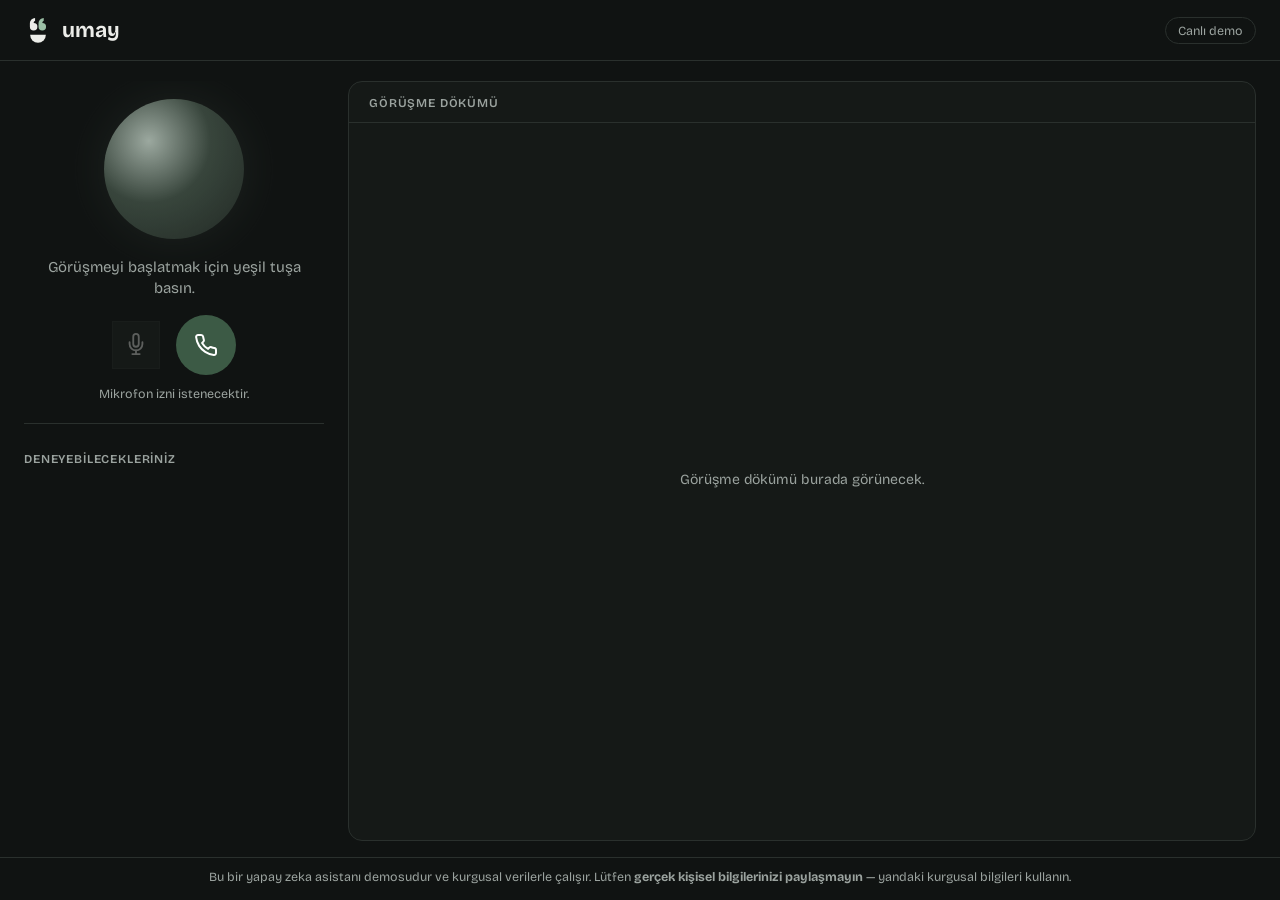
<file: demo.html>
<!DOCTYPE html>
<html lang="tr">
<head>
<meta charset="utf-8">
<meta name="viewport" content="width=device-width, initial-scale=1">
<meta name="color-scheme" content="dark">
<meta name="theme-color" content="#101312">
<title>Umay — Canlı Demo</title>
<meta name="description" content="Umay yapay zeka asistanıyla canlı Türkçe sesli görüşme demosu.">
<meta property="og:title" content="Umay — Canlı Demo">
<meta property="og:description" content="Umay yapay zeka asistanıyla canlı Türkçe sesli görüşme demosu.">
<meta property="og:url" content="https://umayconnect.org/demo.html">
<meta property="og:type" content="website">
<meta property="og:locale" content="tr_TR">
<meta name="twitter:card" content="summary">
<link rel="stylesheet" href="fonts/fonts.css">
<link rel="icon" href="data:image/svg+xml,<svg xmlns='http://www.w3.org/2000/svg' viewBox='0 0 32 32'><style>.i{fill:%23111413}.a{fill:%233C5A45}@media (prefers-color-scheme:dark){.i{fill:%23ECEDE9}.a{fill:%239CC0A6}}</style><g transform='translate(1.6 -2.2) scale(0.9)'><g transform='rotate(180 16 14)'><path class='a' d='M2 9.5A6.5 6.5 0 0 1 15 9.5V16A9 9 0 0 1 6 25V20A4 4 0 0 0 8.5 16A6.5 6.5 0 0 1 2 9.5Z'/><path class='i' d='M17 9.5A6.5 6.5 0 0 1 30 9.5V16A9 9 0 0 1 21 25V20A4 4 0 0 0 23.5 16A6.5 6.5 0 0 1 17 9.5Z'/></g></g><path class='i' d='M6 23A10 8 0 0 0 26 23Z'/></svg>">
<style>
  :root {
    /* İznik palette (#193), dark set; the landing page's call-card tokens mirror these. */
    --bg: #101312;
    --panel: #151917;
    --panel-2: #1F2522;
    --line: #2A302D;
    --text: #ECEDE9;
    --muted: #9BA39F;
    --accent: #3C5A45;      /* moss: fills with white text (7.7:1) */
    --accent-soft: #9CC0A6; /* light moss: text and focus rings on dark */
    --green: #9CC0A6;       /* text marks (can / record heading) */
    --go: #3C5A45;          /* the call button: white icon on moss */
    --red: #F0646E;
    --font-display: "Bricolage Grotesque", "Helvetica Neue", Arial, sans-serif;
    --font-ui: "Bricolage Grotesque", -apple-system, BlinkMacSystemFont, "Segoe UI", sans-serif;
    color-scheme: dark;
  }
  * { box-sizing: border-box; margin: 0; padding: 0; }
  body {
    font-family: var(--font-ui); background: var(--bg); color: var(--text);
    min-height: 100vh; display: flex; flex-direction: column;
    -webkit-font-smoothing: antialiased;
  }
  a { color: inherit; text-decoration: none; }

  /* top bar */
  .bar {
    display: flex; align-items: center; justify-content: space-between;
    padding: 16px 24px; gap: 12px; border-bottom: 1px solid var(--line);
  }
  .brand { display: inline-flex; align-items: center; gap: 10px; }
  .brand-name { font-family: var(--font-display); font-weight: 700; font-size: 21px; }
  .chip {
    font-size: 12.5px; color: var(--muted); border: 1px solid var(--line);
    padding: 5px 12px; border-radius: 999px; white-space: nowrap;
    min-width: 0; overflow: hidden; text-overflow: ellipsis;
  }
  .chip b { color: var(--text); font-weight: 600; }

  /* layout
     Desktop: a compact call rail on the left (orb as a status element, controls, sector
     pills, example prompts) and the transcript as the main column. The transcript is what a
     prospect actually reads during a call, so it gets most of the width and height; the orb
     only signals state. Content is capped and centred so a wide window does not spread it
     into empty space. */
  .stage {
    flex: 1; display: grid; grid-template-columns: 300px minmax(0, 1fr);
    gap: 24px; max-width: 1400px; width: 100%; margin: 0 auto; padding: 20px 24px 16px;
    min-height: 0;
  }

  /* left rail */
  .rail { display: flex; flex-direction: column; min-height: 0; min-width: 0; }
  .call {
    display: flex; flex-direction: column; align-items: center;
    padding: 8px 8px 20px; gap: 16px; position: relative;
  }

  .orb-wrap { position: relative; width: 140px; height: 140px; margin: 10px 0 2px; }
  .orb {
    position: absolute; inset: 0; border-radius: 50%;
    background: radial-gradient(circle at 32% 30%, #B9D6C1 0%, #3C5A45 45%, #24352A 100%);
    box-shadow: 0 0 40px 0 rgba(60, 90, 69, .3);
    transition: box-shadow .3s ease, transform .3s ease;
  }
  .ring {
    position: absolute; inset: -11px; border-radius: 50%;
    border: 2px solid rgba(60, 90, 69, .4); opacity: 0; transform: scale(.9);
  }
  /* states */
  .idle .orb { filter: saturate(.55) brightness(.8); }
  .connecting .orb { animation: breathe 1.4s ease-in-out infinite; }
  .listening .orb { box-shadow: 0 0 56px 3px rgba(156, 192, 166, .35); }
  .listening .ring { border-color: rgba(156, 192, 166, .5); animation: pulse 1.8s ease-out infinite; }
  .speaking .orb { animation: breathe 1.1s ease-in-out infinite; box-shadow: 0 0 64px 6px rgba(60, 90, 69, .5); }
  .speaking .ring { animation: pulse 1.1s ease-out infinite; }
  @keyframes breathe { 0%,100% { transform: scale(1); } 50% { transform: scale(1.05); } }
  @keyframes pulse { 0% { opacity: .8; transform: scale(.92); } 100% { opacity: 0; transform: scale(1.25); } }

  /* Two lines reserved: a status that wraps must not push the buttons down. */
  .status { font-size: 15px; line-height: 1.4; color: var(--muted); min-height: 42px; text-align: center; }
  .status.err { color: var(--red); }

  .controls {
    display: flex; flex-wrap: wrap; align-items: center; justify-content: center;
    gap: 10px 16px; width: 100%;
  }
  .btn-round {
    width: 60px; height: 60px; border-radius: 50%; border: none; cursor: pointer;
    display: flex; align-items: center; justify-content: center;
    transition: all .15s ease; color: #fff;
  }
  .btn-round svg { width: 24px; height: 24px; }
  .btn-call { background: var(--go); }
  .btn-call:hover { filter: brightness(1.12); }
  .btn-call:disabled { opacity: .5; cursor: default; filter: none; }
  .btn-call.live { background: var(--red); }
  .btn-mute {
    width: 48px; height: 48px; background: var(--panel-2); border: 1px solid var(--line);
    color: var(--text);
  }
  .btn-mute.muted { background: var(--red); border-color: var(--red); color: #fff; }
  .btn-mute:disabled { opacity: .35; cursor: default; }
  .controls-hint { flex-basis: 100%; text-align: center; font-size: 12.5px; line-height: 1.4; color: var(--muted); }
  .controls-hint:empty { display: none; }
  .controls-hint a { color: var(--accent-soft); text-decoration: underline; }

  /* context: sector pills + example prompts, under the call controls */
  .context { border-top: 1px solid var(--line); padding-top: 14px; min-height: 0; }
  .context h2, .log h2 {
    font-size: 12px; font-weight: 600; letter-spacing: .07em; text-transform: uppercase;
    color: var(--muted);
  }
  .context h2 { padding: 14px 0 8px; }

  .switch { display: flex; flex-wrap: wrap; gap: 6px; align-items: center; }
  .switch a {
    font-size: 12px; font-weight: 600; padding: 4px 12px; border-radius: 999px;
    border: 1px solid var(--line); color: var(--muted);
  }
  .switch a.active { background: var(--accent); border-color: var(--accent); color: #fff; }
  /* Pills navigate (the sector lives in ?profil=), so a mid-call click would kill the call —
     grey them out while one is running. */
  .switch.disabled a { pointer-events: none; opacity: .45; }

  .hints details { margin: 2px 0 10px; }
  .hints summary {
    font-size: 12.5px; font-weight: 600; color: var(--accent-soft); cursor: pointer;
    list-style: none;
  }
  .hints summary::-webkit-details-marker { display: none; }
  .hints summary::before { content: "▸ "; }
  .hints details[open] summary::before { content: "▾ "; }
  .canwont { margin: 8px 0 0; padding: 0; list-style: none; font-size: 12.5px; color: var(--muted); }
  .canwont li { padding-left: 18px; position: relative; margin-bottom: 5px; line-height: 1.45; }
  .canwont li::before { position: absolute; left: 0; }
  .canwont li.can::before { content: "✓"; color: var(--green); }
  .canwont li.wont::before { content: "✕"; color: var(--red); }

  .hints p { font-size: 12.5px; line-height: 1.45; color: var(--muted); margin-bottom: 8px; }
  .hint-line {
    font-size: 13px; line-height: 1.45; background: var(--panel); border: 1px solid var(--line);
    border-radius: 10px; padding: 7px 10px; margin-bottom: 6px; color: var(--text);
  }
  .hints .fict { font-size: 12px; color: var(--muted); margin-top: 8px; }
  .hints .fict b { color: var(--text); font-weight: 600; }

  /* transcript: the main column */
  .log {
    display: flex; flex-direction: column; min-height: 0; min-width: 0;
    background: var(--panel); border: 1px solid var(--line); border-radius: 14px;
  }
  .log h2 { padding: 14px 20px 12px; border-bottom: 1px solid var(--line); }
  .transcript {
    flex: 1 1 auto; min-height: 240px; overflow-y: auto; padding: 18px 20px 22px;
    display: flex; flex-direction: column; gap: 10px;
  }
  .transcript:empty { align-items: center; justify-content: center; }
  .transcript:empty::before {
    content: "Görüşme dökümü burada görünecek.";
    color: var(--muted); font-size: 14px;
  }
  .bubble {
    max-width: min(86%, 54ch); padding: 10px 14px; border-radius: 14px; font-size: 15px; line-height: 1.55;
    white-space: pre-wrap; word-wrap: break-word;
  }
  .bubble.bot { background: var(--panel-2); border: 1px solid var(--line); align-self: flex-start; border-bottom-left-radius: 4px; }
  .bubble.user { background: var(--accent); color: #fff; align-self: flex-end; border-bottom-right-radius: 4px; }
  .bubble .who { display: block; font-size: 11px; font-weight: 600; opacity: .65; margin-bottom: 3px; }

  /* record card (#238): what the business's system received, drawn after the confirming sentence */
  .rec {
    align-self: flex-start; max-width: min(92%, 54ch); background: var(--panel);
    border: 1px solid var(--green); border-left-width: 4px; border-radius: 10px; padding: 10px 14px;
  }
  .rec h3 { font-size: 13px; font-weight: 600; color: var(--green); margin-bottom: 8px; }
  .rec dl { display: grid; grid-template-columns: max-content 1fr; gap: 3px 12px; font-size: 14px; }
  .rec dt { color: var(--muted); }
  .rec dd { min-width: 0; overflow-wrap: anywhere; }
  .rec dd.mono { font-family: ui-monospace, SFMono-Regular, Menlo, monospace; }
  .rec p { margin-top: 8px; font-size: 12px; color: var(--muted); }
  /* bottom sheet (#234): the request and feedback forms float over the page, never in its flow */
  .slotreq { position: fixed; left: 50%; bottom: 0; z-index: 50; width: min(720px, 100%); max-height: 85vh; max-height: 85dvh;
    display: flex; flex-direction: column; background: var(--panel-2); border: 1px solid var(--line); border-bottom: 0;
    border-radius: 14px 14px 0 0; box-shadow: 0 -8px 32px rgba(0,0,0,.45); text-align: center;
    padding-bottom: env(safe-area-inset-bottom); transform: translate(-50%, 0); transition: transform .25s ease; }
  .slotreq[hidden] { display: none; }
  .slotreq.entering { transform: translate(-50%, 100%); }
  @media (prefers-reduced-motion: reduce) { .slotreq { transition: none; } }
  .sheet-head { display: flex; align-items: center; gap: 4px; padding: 6px 8px 6px 4px; flex: none; }
  .sheet-head h2 { flex: 1 1 auto; min-width: 0; margin: 0; font-family: var(--font-display); font-size: 17px; }
  .sheet-title { width: 100%; background: none !important; color: var(--text) !important; font: inherit !important; font-weight: 600 !important; text-align: left; padding: 10px 12px !important; cursor: pointer; border: 0; }
  .sheet-btn { flex: none; width: 40px; height: 40px; padding: 0 !important; background: none !important; color: var(--muted) !important; font-size: 22px !important; line-height: 1; border-radius: 8px; }
  .sheet-btn:hover { color: var(--text) !important; }
  .sheet-head button:focus-visible { outline: 2px solid var(--accent-soft); outline-offset: 2px; }
  .sheet-body { overflow-y: auto; padding: 0 20px 18px; overscroll-behavior: contain; }
  .slotreq.min .sheet-body { display: none; }
  .slotreq p { font-size: 13px; line-height: 1.5; color: var(--muted); margin: 0 0 10px; }
  .slotreq form { display: flex; gap: 8px; flex-wrap: wrap; justify-content: center; }
  .slotreq input, .slotreq select { flex: 1 1 220px; min-width: 0; padding: 10px 12px; border-radius: 8px; border: 1px solid var(--line); background: var(--panel); color: var(--text); font: inherit; }
  .slotreq button { padding: 10px 16px; border-radius: 8px; border: 0; background: var(--accent); color: #fff; font: inherit; font-weight: 600; cursor: pointer; }
  .slotreq button:disabled { opacity: .55; cursor: default; }
  .slotreq .msg { margin-top: 10px; min-height: 1.4em; color: var(--accent-soft); }
  .slotreq .msg.err { color: var(--red); }
  .reopen { position: fixed; right: 16px; bottom: calc(16px + env(safe-area-inset-bottom)); z-index: 40; padding: 10px 14px; border-radius: 999px; border: 1px solid var(--line); background: var(--panel-2); color: var(--text); font: inherit; font-size: 13px; font-weight: 600; cursor: pointer; box-shadow: 0 4px 16px rgba(0,0,0,.4); }
  .reopen[hidden] { display: none; }
  @media (max-width: 480px) { .slotreq { width: 100%; border-radius: 14px 14px 0 0; } .sheet-body { padding: 0 14px 16px; } }
  /* feedback card (#222): its own one-column layout, not the request form's one-row flex */
  .slotreq.fb { width: min(520px, 100%); text-align: left; }
  .slotreq.fb .sheet-body > p { text-align: center; }
  .fb form { display: block; }
  .fb fieldset { border: 0; padding: 0; margin: 0 0 16px; min-width: 0; }
  .fb legend { font-size: 14px; font-weight: 600; margin-bottom: 8px; padding: 0; }
  .fb .opts { display: flex; flex-wrap: wrap; gap: 8px; }
  .fb .opts label { position: relative; display: inline-flex; margin: 0; }
  .fb .opts input { position: absolute; opacity: 0; width: 100%; height: 100%; margin: 0; cursor: pointer; flex: none; padding: 0; }
  .fb .opts span { padding: 8px 14px; border-radius: 8px; border: 1px solid var(--line); background: var(--panel); color: var(--text); font-size: 14px; line-height: 1.3; }
  .fb .opts input:checked + span { background: var(--accent); border-color: var(--accent); color: #fff; }
  .fb .opts input:focus-visible + span { outline: 2px solid var(--accent-soft); outline-offset: 2px; }
  .fb textarea { width: 100%; box-sizing: border-box; min-height: 64px; padding: 10px 12px; border-radius: 8px; border: 1px solid var(--line); background: var(--panel); color: var(--text); font: inherit; }
  .fb textarea:focus-visible, .fb button:focus-visible { outline: 2px solid var(--accent-soft); outline-offset: 2px; }
  .fb form button { width: 100%; }
  .fb .msg { text-align: center; }
  .fb .thanks { text-align: center; font-size: 15px; padding: 8px 0; }
  .disclaimer {
    text-align: center; font-size: 12.5px; line-height: 1.45; color: var(--muted);
    padding: 10px 24px 14px; border-top: 1px solid var(--line);
  }

  @media (max-width: 900px) {
    .stage { grid-template-columns: minmax(0, 1fr); gap: 20px; padding: 16px 16px 20px; }
    .call { padding: 8px 0 16px; }
    .orb-wrap { width: 120px; height: 120px; }
    .transcript { max-height: 60vh; min-height: 200px; }
  }
  /* Desktop: lock the stage to the viewport so the transcript scrolls inside its panel
     instead of stretching the grid row (which re-centred, and sank, the orb). Only on
     windows tall enough for the orb, the controls and the bottom disclaimer together; a
     short window (1024x400, say) keeps the normal scrolling page, so the orb keeps its
     size and the disclaimer never covers the call buttons. The rail scrolls as a whole if
     the window is short, with the call block pinned to its top so the orb stays put. */
  @media (min-width: 901px) and (min-height: 640px) {
    body { height: 100vh; height: 100dvh; overflow: hidden; }
    .stage { min-height: 0; }
    .rail { overflow-y: auto; }
    .call { position: sticky; top: 0; background: var(--bg); z-index: 1; }
    .log { min-height: 0; }
    .transcript { min-height: 0; }
  }
</style>
</head>
<body>

<div class="bar">
  <a class="brand" href="index.html" title="Umay ana sayfa">
    <svg width="28" height="28" viewBox="0 0 32 32" aria-hidden="true">
      <!-- Umay icon "Two voices" (luvita-docs/brand/README.md): the accent eye is the right-hand one -->
      <g transform="translate(5.4 0.2) scale(0.66)"><g transform="rotate(180 16 14)">
        <path fill="#9CC0A6" d="M2 9.5A6.5 6.5 0 0 1 15 9.5V16A9 9 0 0 1 6 25V20A4 4 0 0 0 8.5 16A6.5 6.5 0 0 1 2 9.5Z"/>
        <path fill="#ECEDE9" d="M17 9.5A6.5 6.5 0 0 1 30 9.5V16A9 9 0 0 1 21 25V20A4 4 0 0 0 23.5 16A6.5 6.5 0 0 1 17 9.5Z"/>
      </g></g>
      <path fill="#ECEDE9" d="M7 21.5A9 9 0 0 0 25 21.5Z"/>
    </svg>
    <span class="brand-name">umay</span>
  </a>
  <span class="chip" id="profileChip">Canlı demo</span>
</div>

<main class="stage">
  <div class="rail">
    <section class="call" id="callPanel">
      <div class="orb-wrap idle" id="orb">
        <div class="ring"></div>
        <div class="orb"></div>
      </div>

      <div class="status" id="status">Görüşmeyi başlatmak için yeşil tuşa basın.</div>

      <div class="controls">
        <button class="btn-mute" id="muteBtn" title="Mikrofonu kapat/aç" disabled>
          <svg id="micIcon" width="22" height="22" viewBox="0 0 24 24" fill="none" stroke="currentColor" stroke-width="2" stroke-linecap="round" stroke-linejoin="round">
            <path d="M12 1a3 3 0 0 0-3 3v8a3 3 0 0 0 6 0V4a3 3 0 0 0-3-3z"/>
            <path d="M19 10v2a7 7 0 0 1-14 0v-2"/><line x1="12" y1="19" x2="12" y2="23"/><line x1="8" y1="23" x2="16" y2="23"/>
          </svg>
        </button>
        <button class="btn-round btn-call" id="callBtn" title="Görüşmeyi başlat">
          <svg viewBox="0 0 24 24" fill="none" stroke="currentColor" stroke-width="2" stroke-linecap="round" stroke-linejoin="round">
            <path d="M22 16.92v3a2 2 0 0 1-2.18 2 19.79 19.79 0 0 1-8.63-3.07 19.5 19.5 0 0 1-6-6 19.79 19.79 0 0 1-3.07-8.67A2 2 0 0 1 4.11 2h3a2 2 0 0 1 2 1.72c.127.96.361 1.903.7 2.81a2 2 0 0 1-.45 2.11L8.09 9.91a16 16 0 0 0 6 6l1.27-1.27a2 2 0 0 1 2.11-.45c.907.339 1.85.573 2.81.7A2 2 0 0 1 22 16.92z"/>
          </svg>
        </button>
        <span class="controls-hint" id="hint">Mikrofon izni istenecektir.</span>
      </div>
    </section>

    <aside class="context">
      <div class="switch" id="profileSwitch"></div>
      <h2>Deneyebilecekleriniz</h2>
      <div class="hints" id="hintsBox"></div>
    </aside>
  </div>

  <section class="log" aria-label="Görüşme dökümü">
    <h2>Görüşme dökümü</h2>
    <div class="transcript" id="transcript"></div>
  </section>
</main>

<section class="slotreq min" id="slotReq" hidden role="dialog" aria-labelledby="slotReqH" data-sheet>
  <div class="sheet-head">
    <h2 id="slotReqH"><button type="button" class="sheet-title" data-act="toggle" aria-expanded="false">Demoyu kendi zamanınızda deneyin</button></h2>
    <button type="button" class="sheet-btn" data-act="min" aria-label="Küçült">–</button>
    <button type="button" class="sheet-btn" data-act="close" aria-label="Kapat">×</button>
  </div>
  <div class="sheet-body">
  <p>E-posta adresinizi yazın; 10 dakika içinde, başlangıç ve bitiş saati belli,
    süreli bir demo bağlantısı gönderelim (sistem zaten açıksa birkaç saniye içinde). Adresiniz yalnızca bu bağlantıyı göndermek için kullanılır.</p>
  <form id="slotForm">
    <select id="slotSector" aria-label="Sektör (isteğe bağlı)"></select>
    <input type="email" id="slotEmail" required autocomplete="email" placeholder="ad@sirket.com" aria-label="E-posta adresi">
    <button type="submit" id="slotBtn">Demo iste</button>
  </form>
  <div class="msg" id="slotMsg" role="status"></div>
  </div>
</section>

<section class="slotreq fb" id="fbSec" hidden role="dialog" aria-labelledby="fbSecH" data-sheet>
  <div class="sheet-head">
    <h2 id="fbSecH"><button type="button" class="sheet-title" data-act="toggle" aria-expanded="true">Görüşmeniz nasıldı?</button></h2>
    <button type="button" class="sheet-btn" data-act="min" aria-label="Küçült">–</button>
    <button type="button" class="sheet-btn" data-act="close" aria-label="Kapat">×</button>
  </div>
  <div class="sheet-body">
  <p>Dört kısa soru, yarım dakika; yanıtlarınız yalnızca ürünü geliştirmek için kullanılır.</p>
  <form id="fbForm">
    <fieldset><legend>Umay sizi anladı mı? (1 hiç, 5 tamamen)</legend>
      <div class="opts">
        <label><input type="radio" name="understood" value="1" required><span>1</span></label>
        <label><input type="radio" name="understood" value="2"><span>2</span></label>
        <label><input type="radio" name="understood" value="3"><span>3</span></label>
        <label><input type="radio" name="understood" value="4"><span>4</span></label>
        <label><input type="radio" name="understood" value="5"><span>5</span></label>
      </div>
    </fieldset>
    <fieldset><legend>Bugün işletmenize gelen aramaları kim karşılıyor?</legend>
      <div class="opts">
        <label><input type="radio" name="who_answers" value="biz" required><span>Biz / çalışanımız</span></label>
        <label><input type="radio" name="who_answers" value="kurum"><span>Çağrı merkezi</span></label>
        <label><input type="radio" name="who_answers" value="cevapsiz"><span>Çoğu cevapsız kalıyor</span></label>
        <label><input type="radio" name="who_answers" value="diger"><span>Diğer</span></label>
      </div>
    </fieldset>
    <fieldset><legend>Günde yaklaşık kaç arama alıyorsunuz?</legend>
      <div class="opts">
        <label><input type="radio" name="call_volume" value="lt20" required><span>20’den az</span></label>
        <label><input type="radio" name="call_volume" value="20-100"><span>20–100</span></label>
        <label><input type="radio" name="call_volume" value="100-500"><span>100–500</span></label>
        <label><input type="radio" name="call_volume" value="500plus"><span>500+</span></label>
      </div>
    </fieldset>
    <fieldset><legend>Kendi senaryonuzla 20 dakikalık bir görüşme ister misiniz?</legend>
      <div class="opts">
        <label><input type="radio" name="meeting" value="evet" required><span>Evet</span></label>
        <label><input type="radio" name="meeting" value="hayir"><span>Şimdilik hayır</span></label>
      </div>
    </fieldset>
    <fieldset><legend id="fbCommentQ">Görüşmede eksik ya da yanlış olan neydi? (isteğe bağlı)</legend>
      <textarea name="comment" maxlength="500" aria-labelledby="fbCommentQ"></textarea>
    </fieldset>
    <button type="submit" id="fbBtn">Gönder</button>
  </form>
  <div class="msg" id="fbMsg" role="status"></div>
  </div>
</section>

<button type="button" class="reopen" id="slotReopen" hidden>Demoyu kendi zamanınızda deneyin</button>

<p class="disclaimer">
  Bu bir yapay zeka asistanı demosudur ve kurgusal verilerle çalışır.
  Lütfen <b>gerçek kişisel bilgilerinizi paylaşmayın</b> — yandaki kurgusal bilgileri kullanın.
</p>

<audio id="botAudio" autoplay playsinline></audio>

<script type="module">
  import { PipecatClient, RTVIEvent } from "https://esm.sh/@pipecat-ai/client-js@1.13.0";
  import { SmallWebRTCTransport } from "https://esm.sh/@pipecat-ai/small-webrtc-transport@1.10.6";

  const params = new URLSearchParams(location.search);
  const BOT_URL = params.get("bot") ?? "http://localhost:7860";

  // An invite link (./umay.sh invite) carries a Daily room and a token minted for it.
  // That is the only way someone on their own device can reach the bot: it runs on the
  // operator's laptop with no inbound route, so instead of the guest dialling in, both
  // sides meet in a Daily room and Daily relays the audio — which also survives the
  // corporate firewalls that block plain WebRTC's UDP.
  const ROOM = params.get("room");
  const ROOM_TOKEN = params.get("t");
  const REMOTE = Boolean(ROOM);

  // A timed slot link (#133, emailed by the slot backend): ?slot=<token>&profil=<key>. The
  // backend is the authority on whether the slot is open; the page asks it before every call
  // and then starts the hosted agent exactly like the public path, bypassing status.json.
  // The backend's address lives in slots.json ({"api": ""} = the feature is off).
  const SLOT = params.get("slot");

  // Public self-serve demo: a bot deployed on Pipecat Cloud, started per visitor. The key
  // below is a *public* Pipecat Cloud key — it is designed to sit in client code and can
  // only start sessions (for the account's agents: the sector instances and each business's own). The real spend controls are elsewhere and are
  // not optional: MAX_SESSION_SECS on the agent, and the spend limit on the account.
  // Empty key = feature off, and the page falls back to the guided-session message, so a
  // half-finished deploy never shows visitors a call button that hangs.
  // ?env=dev points a rehearsal at the dev twin (umay-dev, ADR-0027). ?agent=NAME still wins for
  // any other agent.
  // Umay#89 (ADR-0037 C): each sector on the plain page has its own instance, umay-demo-<sector>,
  // one business each; the sector pill and a timed slot link (?slot=, always one of the six)
  // pick the instance. A prospect link names its business's own instance with ?agent= (Umay#205).
  // The old shared agent umay-demo is retired (Umay#206): a key with no instance, from an older
  // link, gets the guided-session message instead of a call button.
  const SECTOR_INSTANCES = ["banka", "enerji", "oto-servis", "saglik", "egitim", "kamu"];
  const SECTOR = params.get("profil") || "banka";
  const PCC_AGENT = params.get("agent") ?? (params.get("env") === "dev" ? "umay-dev"
    : SECTOR_INSTANCES.includes(SECTOR) ? `umay-demo-${SECTOR}` : "");
  const PCC_KEY = params.get("k") ?? "pk_0a8c82dd-1dec-4d8e-ba64-49de10b3ce42";
  const PUBLIC_DEMO = Boolean(PCC_KEY && PCC_AGENT);
  const PCC_START = `https://api.pipecat.daily.co/v1/public/${PCC_AGENT}/start`;

  // Both remote paths ride Daily; only the way the room is obtained differs.
  const USE_DAILY = REMOTE || PUBLIC_DEMO;

  // The bot only ever runs on the operator's machine, so a public visitor with no invite
  // has nothing to dial. Operator mode = the page is served from localhost, or a bot
  // address was passed explicitly (…/demo.html?bot=http://localhost:7860 — how the live
  // site is demoed in the room). Everyone else gets the guided-session message instead of
  // a doomed connection attempt.
  const OPERATOR =
    ["localhost", "127.0.0.1"].includes(location.hostname) || params.has("bot");

  // -- demo profiles -------------------------------------------------------
  // Mirrors the server's profiles (server/profiles/*.yaml + kb/). On the public demo the
  // selected key is sent in the start request's body, so the deployed agent answers as the
  // chosen sector; on local/invited demos, pick the same one here that ./umay.sh start was
  // given. Pills render in insertion order.
  const PROFILES = {
    "banka": {
      label: "Banka",
      chip: "Umay Demo Bankası",
      hints: [
        "“Kartımdan benim yapmadığım bir harcama var.”  (acil → anında yetkiliye aktarır)",
        "“Konut kredisi için şube randevusu almak istiyorum.”",
        "“İhtiyaç kredisi faiz oranı nedir?”",
      ],
      fict: `Sorarsa şu <b>kurgusal</b> bilgileri kullanın — Ad: <b>Ayşe Demir</b> ·
        Telefon: <b>0 555 246 80 13</b>. İsterseniz uydurma bir “TC no” söylemeyi deneyin
        (<b>11111111111</b>): asistan güvenliğiniz için sizi <b>durduracaktır</b>.`,
      can: [
        "Kayıp/çalıntı kart veya yapılmayan işlemde hiçbir bilgi toplamadan anında yetkiliye aktarır",
        "Şube işlemleri (hesap açılışı, kredi) için demo takviminden randevu oluşturur",
        "Onaydan önce ad, telefon ve gün/saat bilgisini geri okuyarak teyit alır",
        "Faiz, çalışma saatleri, gerekli belgeler gibi genel bilgileri kurum belgesinden yanıtlar",
      ],
      wont: [
        "TC kimlik, kart numarası, şifre veya SMS kodu asla istemez — söylerseniz sizi durdurur",
        "Bakiye, limit gibi hesaba özel bilgi vermez; yetkiliye aktarır",
        "Belgede olmayan hiçbir bilgiyi uydurmaz",
      ],
    },
    "enerji": {
      label: "Enerji",
      chip: "Umay Demo Enerji",
      hints: [
        "“Sokağımızda direkten kopmuş bir kablo var.”  (can güvenliği → anında yetkiliye aktarır)",
        "“Mahallemde planlı kesinti var mı?”",
        "“Yeni abonelik için hangi belgeler gerekiyor?”",
      ],
      fict: `Sorarsa şu <b>kurgusal</b> bilgileri kullanın — Ad: <b>Ayşe Demir</b> ·
        Telefon: <b>0 555 246 80 13</b>. İsterseniz “borcum ne kadar?” diye sormayı deneyin:
        asistan aboneye özel bilgi vermeden sizi <b>yetkiliye aktaracaktır</b>.`,
      can: [
        "Tehlike bildiriminde (kopuk kablo, yanık kokusu) hiçbir bilgi toplamadan anında yetkiliye aktarır",
        "Planlı kesinti programı ve abonelik belgeleri gibi genel bilgileri kurum belgesinden yanıtlar",
        "Abonelik ve sayaç işlemleri için müşteri merkezi randevusu oluşturur",
        "Onaydan önce ad, telefon ve gün/saat bilgisini geri okuyarak teyit alır",
      ],
      wont: [
        "Aboneye özel borç, tüketim veya fatura bilgisi vermez; yetkiliye aktarır",
        "TC kimlik veya abone numarası istemez — söylerseniz sizi durdurur",
        "Belgede olmayan hiçbir bilgiyi uydurmaz",
      ],
    },
    "oto-servis": {
      label: "Otomotiv",
      chip: "Umay Demo Oto Servis",
      hints: [
        "“Aracıma periyodik bakım için randevu almak istiyorum.”",
        "“Motor yağı değişimi ne kadar sürüyor, fiyatı nedir?”",
        "“Bir yetkiliyle görüşmek istiyorum.”",
      ],
      fict: `Sorarsa şu <b>kurgusal</b> bilgileri kullanın — Ad: <b>Ayşe Demir</b> ·
        Telefon: <b>0 555 246 80 13</b> · Plaka: <b>00 ABC 123</b> · Araç: <b>beyaz Renault Clio</b>`,
      can: [
        "Takvim aracıyla uygun saati bulur, randevuyu kaydeder",
        "Onaydan önce adı, telefonu rakam rakam, plakayı harf harf geri okur",
        "Fiyat ve süre sorularını işletme belgesinden yanıtlar",
        "Belgede olmayan konularda görüşmeyi yetkiliye aktarır",
      ],
      wont: [
        "Belgede yazmayan fiyatı veya bilgiyi uydurmaz",
        "Gerçek kişisel bilgi istemez — demo kurgusal verilerle çalışır",
      ],
    },
    "saglik": {
      label: "Sağlık",
      chip: "Umay Demo Tıp Merkezi",
      hints: [
        "“Dahiliye için randevu almak istiyorum.”",
        "“Kan tahlili öncesi aç mı gelmeliyim?”",
        "“Başım ağrıyor, hangi ilacı almalıyım?”  (tıbbi tavsiye vermez)",
      ],
      fict: `Sorarsa şu <b>kurgusal</b> bilgileri kullanın — Ad: <b>Ayşe Demir</b> ·
        Telefon: <b>0 555 246 80 13</b>. Randevu için bölüm adı yeterlidir — asistan
        hastalık veya şikayet detayı <b>sormaz</b>.`,
      can: [
        "Bölüm adıyla muayene randevusu oluşturur; hastalık detayı sormaz",
        "Tahlil hazırlığı, poliklinik saatleri gibi genel bilgileri kurum belgesinden yanıtlar",
        "Acil tıbbi durumda 112'ye yönlendirir ve anında yetkiliye aktarır",
        "Onaydan önce ad, telefon, bölüm ve gün/saat bilgisini geri okuyarak teyit alır",
      ],
      wont: [
        "Tanı, tedavi veya ilaç önerisi asla vermez",
        "Tahlil sonucu gibi kişiye özel bilgiyi paylaşmaz; yetkiliye aktarır",
        "TC kimlik numarası istemez",
      ],
    },
    "egitim": {
      label: "Eğitim",
      chip: "Umay Demo Koleji",
      hints: [
        "“Okul kaydı için hangi belgeler gerekiyor?”",
        "“Veli görüşmesi randevusu almak istiyorum.”",
        "“Kızımın notlarını öğrenebilir miyim?”  (öğrenciye özel bilgi vermez)",
      ],
      fict: `Sorarsa şu <b>kurgusal</b> bilgileri kullanın — Ad: <b>Ayşe Demir</b> ·
        Telefon: <b>0 555 246 80 13</b>.`,
      can: [
        "Veli görüşmesi ve okul tanıtım randevusu oluşturur",
        "Kayıt şartları, ücret ve burs koşulları gibi genel bilgileri kurum belgesinden yanıtlar",
        "Öğrenci güvenliğine ilişkin bildirimlerde anında yetkiliye aktarır",
        "Onaydan önce ad, telefon ve gün/saat bilgisini geri okuyarak teyit alır",
      ],
      wont: [
        "Not, devamsızlık gibi öğrenciye özel bilgi vermez — telefonda veli doğrulanamaz",
        "TC kimlik veya öğrenci numarası istemez",
        "Belgede olmayan hiçbir bilgiyi uydurmaz",
      ],
    },
    "kamu": {
      label: "Kamu",
      chip: "Umay Demo Belediyesi",
      hints: [
        "“İşyeri ruhsatı için hangi belgeler gerekiyor?”",
        "“Nikah başvurusu için randevu almak istiyorum.”",
        "“Başvurumun durumunu öğrenebilir miyim?”  (kişiye özel sorgu yapmaz)",
      ],
      fict: `Sorarsa şu <b>kurgusal</b> bilgileri kullanın — Ad: <b>Ayşe Demir</b> ·
        Telefon: <b>0 555 246 80 13</b>. İsterseniz uydurma bir “TC no” söylemeyi deneyin
        (<b>11111111111</b>): asistan güvenliğiniz için sizi <b>durduracaktır</b>.`,
      can: [
        "Başvuru şartları, gerekli belgeler ve harçlar gibi genel bilgileri kurum belgesinden yanıtlar",
        "Birim ve vezne randevusu oluşturur",
        "Acil ve hassas bildirimlerde hiçbir bilgi toplamadan anında yetkiliye aktarır",
        "Onaydan önce ad, telefon ve gün/saat bilgisini geri okuyarak teyit alır",
      ],
      wont: [
        "TC kimlik numarası asla istemez ve TC ile sorgu yapmaz — söylerseniz sizi durdurur",
        "Kişiye özel dosya, başvuru durumu veya borç bilgisi vermez; yetkiliye aktarır",
        "Belgede olmayan hiçbir bilgiyi uydurmaz",
      ],
    },
  };
  // A per-prospect trial link (issue #28) carries a key that isn't one of the sectors
  // above — the server's disk-validated profile catalog is the real authority (Hard Rule
  // 8: client proposes, server authorizes), so the raw key rides through unchanged instead
  // of being coerced to a default. PROFILES here only supplies label/hint COPY for the
  // sectors it knows about; an unrecognized key gets generic prospect-trial copy instead.
  const profileKey = new URLSearchParams(location.search).get("profil") || "banka";
  const isProspectProfile = !(profileKey in PROFILES);
  // Generic because it has to be — one page serves every prospect key, and the scenario
  // itself lives server-side in profiles/<key>.yaml. It still has to say something: an
  // empty hint list in front of someone trialling unattended, with no founder to prompt
  // them, is a page that tells them nothing to try. The written instructions that go out
  // with the link are docs/sales/deneme-talimati.md; this is the copy of them on the page.
  const PROSPECT_FALLBACK = {
    label: "Deneme", chip: "Umay Deneme Bağlantısı",
    hints: [
      "“Merhaba, randevu almak istiyorum.”",
      "“Çalışma saatleriniz nedir?”",
      "“Bir yetkiliyle görüşebilir miyim?”",
    ],
    fict: `Sorarsa şu <b>kurgusal</b> bilgileri kullanın — Ad: <b>Ayşe Demir</b> ·
      Telefon: <b>0 555 246 80 13</b> · Plaka: <b>00 ABC 123</b>. Gerçek ad, telefon,
      adres veya TC kimlik numarası <b>paylaşmayın</b> — bu bir demo hattıdır.`,
    can: [
      "Kendini yapay zeka asistanı olarak tanıtır ve neden aradığınızı sorar",
      "İşletmenin kendi belgesindeki bilgileri (saatler, hizmetler, fiyatlar) yanıtlar",
      "Randevu oluşturur; onaydan önce ad, telefon ve gün/saati geri okuyarak teyit alır",
      "Bilmediği veya yetkisi dışındaki her konuda yetkiliye aktarır",
    ],
    wont: [
      "Gerçek kişisel bilgi istemez — bu bağlantı kurgusal verilerle çalışır",
      "TC kimlik numarası, kart numarası, şifre veya SMS kodu asla istemez",
      "Belgede olmayan hiçbir bilgiyi uydurmaz",
      "Deneme süresi dolduğunda görüşmeye başlamaz, kısa bir bilgi verip kapatır",
    ],
  };
  const profile = PROFILES[profileKey] || PROSPECT_FALLBACK;

  document.getElementById("profileChip").innerHTML =
    `Canlı demo · <b>${profile.chip}</b> (kurgusal işletme)`;
  // Sector pills. On the public demo the choice rides the start request's body, so one
  // deployed agent serves every sector; on local/invited demos the pill is a UI hint and
  // the bot's DEMO_PROFILE must match. Links preserve the other query params (?bot=,
  // ?health=, invite tokens) — the sector must not eat an operator's overrides. A
  // prospect-trial link is scoped to one business, so the switcher (irrelevant sectors)
  // is hidden rather than offered.
  const switchEl = document.getElementById("profileSwitch");
  if (isProspectProfile) {
    switchEl.innerHTML = "";
    switchEl.style.display = "none";
  } else {
    switchEl.innerHTML = Object.entries(PROFILES).map(([k, p]) => {
      const u = new URL(location.href);
      u.searchParams.set("profil", k);
      return `<a href="${u.pathname + u.search}" class="${k === profileKey ? "active" : ""}">${p.label}</a>`;
    }).join("");
  }
  document.getElementById("hintsBox").innerHTML = `
    <p>Umay sizi karşıladıktan sonra şunları söyleyebilirsiniz:</p>
    ${profile.hints.map(h => `<div class="hint-line">${h}</div>`).join("")}
    <details>
      <summary>Umay bu profilde neler yapar?</summary>
      <ul class="canwont">
        ${profile.can.map(c => `<li class="can">${c}</li>`).join("")}
        ${profile.wont.map(w => `<li class="wont">${w}</li>`).join("")}
      </ul>
    </details>
    <p class="fict">${profile.fict}</p>`;

  const orb = document.getElementById("orb");
  const statusEl = document.getElementById("status");
  const callBtn = document.getElementById("callBtn");
  const muteBtn = document.getElementById("muteBtn");
  const hintEl = document.getElementById("hint");
  const transcriptEl = document.getElementById("transcript");
  const botAudio = document.getElementById("botAudio");

  let client = null;
  let connected = false;
  let busy = false;

  function setOrb(state) { orb.className = "orb-wrap " + state; }
  function setStatus(text, isErr = false) {
    statusEl.textContent = text;
    statusEl.classList.toggle("err", isErr);
  }

  // -- transcript ---------------------------------------------------------
  // One bubble per speaker turn: consecutive chunks from the same speaker
  // append to the same bubble; a speaker change starts a new one.
  let lastRole = null, lastBubble = null;
  // #236: the turns this page showed, sent to the slot backend at hang-up (slot mode only).
  let callTurns = [], lastTurn = null, callStartedAt = 0;
  function addText(role, text, replace = false) {
    if (!text) return;
    // Measured before the DOM grows: was the viewer at the bottom?
    const stick = transcriptEl.scrollHeight - transcriptEl.scrollTop - transcriptEl.clientHeight < 40;
    if (role !== lastRole || lastBubble === null) {
      lastBubble = document.createElement("div");
      lastBubble.className = "bubble " + role;
      const who = document.createElement("span");
      who.className = "who";
      who.textContent = role === "bot" ? "Umay" : "Siz";
      lastBubble.appendChild(who);
      const span = document.createElement("span");
      span.className = "txt";
      lastBubble.appendChild(span);
      transcriptEl.appendChild(lastBubble);
      lastRole = role;
      lastTurn = { role, text: "", t: Math.max(0, Math.round((Date.now() - callStartedAt) / 1000)) };
      callTurns.push(lastTurn);
    }
    const span = lastBubble.querySelector(".txt");
    if (replace) span.textContent = text;
    else span.textContent = (span.textContent ? span.textContent + " " : "") + text;
    if (lastTurn) lastTurn.text = span.textContent;
    // Follow the conversation, unless the viewer scrolled up on purpose.
    if (stick) transcriptEl.scrollTop = transcriptEl.scrollHeight;
  }

  // #238: the record card. Known events get a Turkish title and labelled fields; an unknown
  // event renders generically (title from the event name, every field listed), so a new write
  // tool needs no page change. Built with textContent only: the values come from the server.
  const REC_TITLES = { booked: "Randevu oluşturuldu", rescheduled: "Randevu güncellendi",
                       cancelled: "Randevu iptal edildi" };
  const REC_LABELS = { code: "Randevu no", service: "Hizmet", date: "Gün", time: "Saat",
                       name: "Ad soyad", phone: "Telefon", plate: "Plaka", vehicle: "Araç",
                       profile: "İşletme", occurred_at: "Gönderildi", previous: "Önceki saat",
                       answers: "Kayıt bilgileri" };
  const REC_MONO = new Set(["code", "plate", "phone", "date", "time", "occurred_at"]);
  function recValue(v) {
    if (v !== null && typeof v === "object") {
      return Object.values(v).map(recValue).join(" ");
    }
    return String(v);
  }
  const pendingRecords = [];
  function flushRecords() {
    while (pendingRecords.length) addRecord(...pendingRecords.shift());
  }
  function addRecord(event, record) {
    const stick = transcriptEl.scrollHeight - transcriptEl.scrollTop - transcriptEl.clientHeight < 40;
    const card = document.createElement("div");
    card.className = "rec";
    const h = document.createElement("h3");
    const name = typeof event === "string" ? event : "kayıt";
    h.textContent = "İşletme sistemine düşen kayıt · " + (REC_TITLES[name] || name);
    card.appendChild(h);
    const dl = document.createElement("dl");
    for (const [k, v] of Object.entries(record)) {
      if (v === null || v === undefined || v === "") continue;
      const dt = document.createElement("dt");
      dt.textContent = REC_LABELS[k] || k.replace(/_/g, " ");
      const dd = document.createElement("dd");
      if (REC_MONO.has(k)) dd.className = "mono";
      dd.textContent = recValue(v);
      dl.append(dt, dd);
    }
    card.appendChild(dl);
    const note = document.createElement("p");
    note.textContent = "Bu kayıt işletmenin takvimine / sistemine bu biçimde gönderildi (kurgusal veri).";
    card.appendChild(note);
    transcriptEl.appendChild(card);
    // The next sentence starts a fresh bubble after the card.
    lastRole = null; lastBubble = null;
    if (stick) transcriptEl.scrollTop = transcriptEl.scrollHeight;
  }

  // -- call lifecycle -----------------------------------------------------
  async function startCall() {
    // A visitor with no invite, no bot address and no deployed public agent has nothing to
    // reach; say so at once rather than after a timeout.
    if (!OPERATOR && !REMOTE && !PUBLIC_DEMO) return guidedSessionOnly();
    if (SLOT && !(await slotIsOpen())) return;

    // Ask for the microphone up front. The SDK asks anyway, but a denial surfaces there as
    // a minified fatal error deep inside the start call — which reads to the visitor as
    // "the demo is broken" when the real answer is one browser permission. Doing it here
    // turns that into a sentence they can act on.
    try {
      const probe = await navigator.mediaDevices.getUserMedia({ audio: true });
      probe.getTracks().forEach((t) => t.stop()); // release it; the SDK opens its own
    } catch {
      return resetUI(
        "Mikrofon izni gerekiyor. Tarayıcınızın adres çubuğundaki mikrofon simgesinden izin verip tekrar deneyin.",
        true,
      );
    }

    busy = true;
    callBtn.disabled = true;
    switchEl.classList.add("disabled");
    setOrb("connecting");
    setStatus("Bağlanılıyor…");
    hintEl.textContent = "";

    // Prime playback inside the click gesture: the bot's track arrives seconds later,
    // outside the gesture, and stricter autoplay policies (Safari) would block it then.
    botAudio.muted = false;
    botAudio.play().catch(() => {});

    // daily-transport pulls in daily-js (~1 MB), so it is fetched only for invite links;
    // a laptop demo keeps the small SmallWebRTC path it has always used.
    let transport;
    if (USE_DAILY) {
      const { DailyTransport } = await import(
        "https://esm.sh/@pipecat-ai/daily-transport@1.6.8"
      );
      transport = new DailyTransport();
    } else {
      transport = new SmallWebRTCTransport();
    }

    client = new PipecatClient({ transport, enableMic: true, enableCam: false });

    client.on(RTVIEvent.TrackStarted, (track, participant) => {
      // SmallWebRTC's remote-track path fires this with NO participant argument
      // (only the local mic track carries {local: true}) — so the check must be
      // "not explicitly local", not "explicitly remote", or the bot stays silent.
      if (track.kind !== "audio" || participant?.local) return;
      botAudio.srcObject = new MediaStream([track]);
      botAudio.play().catch(() =>
        setStatus("Ses başlatılamadı — sayfada herhangi bir yere tıklayın.", true));
    });

    client.on(RTVIEvent.BotReady, () => {
      connected = true;
      callTurns = []; lastTurn = null; callStartedAt = Date.now();
      busy = false;
      callBtn.disabled = false;
      callBtn.classList.add("live");
      callBtn.title = "Görüşmeyi bitir";
      muteBtn.disabled = false;
      setOrb("listening");
      setStatus("Umay sizi dinliyor…");
    });

    client.on(RTVIEvent.UserTranscript, (data) => {
      if (data.final) addText("user", data.text);
    });
    // #137: a new server announces each sentence when it goes to synthesis (RTVI server
    // message "umay-bot-sentence"), ~0.5 s before its audio, so the caller can read the number
    // and name while listening. The text is the display form: after the content filters
    // (#125), before the Turkish normaliser (#134), digits intact. Once one arrives, the later
    // BotOutput "completed" frames are the same sentences and are ignored (no duplicates).
    let earlyDisplay = false;
    client.on(RTVIEvent.ServerMessage, (data) => {
      if (!data || data.type !== "umay-bot-sentence" || !data.text) return;
      earlyDisplay = true;
      addText("bot", data.text);
      flushRecords();
    });
    // #238: a write succeeded; show the record the business's system received.
    client.on(RTVIEvent.ServerMessage, (data) => {
      if (!data || data.type !== "umay-record" || !data.record) return;
      // The record is pushed when the write lands, before the model says the confirming
      // sentence; hold the card until that sentence is on screen (or 6 s, if none comes).
      pendingRecords.push([data.event, data.record]);
      setTimeout(flushRecords, 6000);
    });
    // #367: the voice host was asleep when this call started. The server holds the greeting
    // until the owned voice is warm (never a stand-in voice) and says so here; past its cap it
    // ends the call unanswered and says that instead.
    let voiceWarming = false, voiceUnavailable = false;
    client.on(RTVIEvent.ServerMessage, (data) => {
      if (!data) return;
      if (data.type === "umay-voice-warming") {
        voiceWarming = true;
        const min = Math.max(1, Math.round((Number(data.eta_s) || 240) / 60));
        setOrb("connecting");
        setStatus(`Hat hazırlanıyor, yaklaşık ${min} dakika. Lütfen sayfadan ayrılmayın; Umay hazır olunca sizi selamlayacak.`);
      } else if (data.type === "umay-voice-ready") {
        voiceWarming = false;
        setOrb("listening");
        setStatus("Umay sizi dinliyor…");
      } else if (data.type === "umay-voice-unavailable") {
        voiceWarming = false; voiceUnavailable = true;
      }
    });
    client.on(RTVIEvent.BotOutput, (data) => {
      // Older server (no early event): fall back to the "completed" frame, the sentence
      // after the content filters and before the normaliser (#125, #131). "new" is the
      // LLM's raw sentence, before the filters, and is never rendered. Accept a missing
      // spoken_status so an older server still shows something.
      if (earlyDisplay) return;
      if (data.spoken_status && data.spoken_status !== "completed") return;
      if (data.text) { addText("bot", data.text); flushRecords(); }
    });

    client.on(RTVIEvent.UserStartedSpeaking, () => {
      if (!connected || voiceWarming) return;
      setOrb("listening");
      setStatus("Umay sizi dinliyor…");
    });
    client.on(RTVIEvent.BotStartedSpeaking, () => {
      if (!connected) return;
      setOrb("speaking");
      setStatus("Umay konuşuyor…");
    });
    client.on(RTVIEvent.BotStoppedSpeaking, () => {
      if (!connected) return;
      setOrb("listening");
      setStatus("Umay sizi dinliyor…");
    });

    client.on(RTVIEvent.Disconnected, () => resetUI(voiceUnavailable
      ? "Ses hattı şu an hazır değil. Lütfen birkaç dakika sonra tekrar deneyin."
      : "Görüşme sona erdi. Tekrar deneyebilirsiniz."));
    client.on(RTVIEvent.Error, () => {
      if (!connected && busy) connectFailed();
    });

    try {
      let connectParams;
      if (REMOTE) {
        connectParams = { url: ROOM, token: ROOM_TOKEN };
      } else if (PUBLIC_DEMO) {
        // Start the agent ourselves rather than handing the endpoint to the SDK.
        // client.connect({endpoint}) is deprecated in 1.13 and its replacement threw a
        // fatal, unreadable error *after* a successful 200 from this very endpoint. The
        // request is one fetch; doing it here reduces the public path to the same
        // {url, token} join that the invite links already use and that is known to work.
        const res = await fetch(PCC_START, {
          method: "POST",
          headers: {
            Authorization: `Bearer ${PCC_KEY}`,
            "Content-Type": "application/json",
          },
          // The nested `body` lands on the agent as runner_args.body. A sector instance answers
          // only as its own business and declines a key naming another.
          body: JSON.stringify({ createDailyRoom: true, body: { profil: profileKey } }),
        });
        if (!res.ok) throw new Error(`start failed: ${res.status} ${await res.text()}`);
        const session = await res.json();
        connectParams = { url: session.dailyRoom, token: session.dailyToken };
      } else {
        connectParams = { webrtcRequestParams: { endpoint: `${BOT_URL}/api/offer` } };
      }
      await client.connect(connectParams);
    } catch (e) {
      console.error(e);
      const msg = String(e?.message ?? e);
      if (msg.includes("Permission") || msg.includes("NotAllowed")) {
        resetUI("Mikrofon izni verilmedi. Tarayıcı ayarlarından izin verip yeniden deneyin.", true);
      } else {
        connectFailed();
      }
    }
  }

  function connectFailed() {
    if (REMOTE) {
      // Invites expire, and the room is deleted with them — by far the likeliest reason a
      // guest's link stops working, so name it instead of blaming their connection.
      resetUI("Bu davet linkinin süresi dolmuş görünüyor.", true);
      hintEl.innerHTML =
        'Yeni bir link isteyin: <a href="mailto:contact@umayconnect.org">contact@umayconnect.org</a>';
    } else if (OPERATOR) {
      resetUI(`Bağlantı kurulamadı (${BOT_URL}). Demo sunucusunun çalıştığından emin olun.`, true);
    } else if (PUBLIC_DEMO) {
      // Most likely an occupied/limited agent or a session cap on the account — a visitor
      // can only usefully be told to try again.
      resetUI("Demo şu anda meşgul. Lütfen birkaç dakika sonra tekrar deneyin.", true);
      hintEl.innerHTML =
        'Sorun sürerse bize yazın: <a href="mailto:contact@umayconnect.org">contact@umayconnect.org</a>';
    } else {
      guidedSessionOnly();
    }
  }

  function guidedSessionOnly() {
    resetUI("Canlı demo şu anda yalnızca planlı tanıtım oturumlarında açık.", true);
    hintEl.innerHTML =
      'Denemek ister misiniz? Bize yazın: <a href="mailto:contact@umayconnect.org">contact@umayconnect.org</a>';
  }

  async function endCall() {
    try { await client?.disconnect(); } catch {}
    resetUI("Görüşme sona erdi. Tekrar deneyebilirsiniz.");
  }

  function resetUI(message, isErr = false) {
    const wasConnected = connected;
    connected = false;
    busy = false;
    client = null;
    callBtn.disabled = false;
    callBtn.classList.remove("live");
    callBtn.title = "Görüşmeyi başlat";
    switchEl.classList.remove("disabled");
    muteBtn.disabled = true;
    muteBtn.classList.remove("muted");
    setOrb("idle");
    setStatus(message, isErr);
    lastRole = null;
    lastBubble = null;
    if (wasConnected && SLOT && !REMOTE && !OPERATOR) { sendTranscript(); showFeedback(); }
  }

  // #236: best-effort, never blocks the feedback form; keepalive so a closing tab still sends it.
  function sendTranscript() {
    const turns = callTurns.filter((x) => x.text), seconds = Math.round((Date.now() - callStartedAt) / 1000);
    callTurns = []; lastTurn = null;
    loadSlotApi().then((api) => {
      if (!api) return;
      fetch(`${api}/slot/${encodeURIComponent(SLOT)}/transcript`, {
        method: "POST", keepalive: true, headers: { "Content-Type": "application/json" },
        body: JSON.stringify({ seconds, turns }),
      }).catch(() => {});
    }).catch(() => {});
  }

  // Availability is a founder-controlled flag, not a GPU pod's health: the public demo
  // always answers on the hosted voice (owned voice stays internal-only pre-gate, ADR-0008's
  // A6 box), so there is nothing left to warm up. `./umay.sh public on/off` writes and
  // publishes this file — ask it first, and offer a call only when it says open. (ADR-0014 /
  // issue #26.)
  const DEMO_STATUS = params.get("status") ?? "status.json";

  async function gateOnAvailability() {
    callBtn.disabled = true;
    setStatus("Demo durumu kontrol ediliyor…");
    let open = false;
    try {
      const ctl = new AbortController();
      const timer = setTimeout(() => ctl.abort(), 6000); // no answer = don't hang
      const res = await fetch(DEMO_STATUS, { signal: ctl.signal, cache: "no-store" });
      clearTimeout(timer);
      open = res.ok && (await res.json()).open === true;
    } catch {
      open = false;
    }
    if (open) {
      callBtn.disabled = false;
      setStatus("Görüşmeyi başlatmak için yeşil tuşa basın.");
      return;
    }
    callBtn.disabled = true;
    setStatus("Canlı demo şu anda kapalı.", true);
    // The closed page is a lead form in disguise: invite the visitor to ask us to open the
    // demo for them, with the subject and body prefilled so the mail takes one tap to send.
    hintEl.innerHTML =
      'Sizin için hemen açabiliriz — bize yazın, kısa sürede yanıtlayalım: ' +
      '<a href="mailto:contact@umayconnect.org' +
      '?subject=' + encodeURIComponent("Umay canlı demo talebi") +
      '&body=' + encodeURIComponent(
        "Merhaba,\n\nCanlı demoyu denemek istiyorum. Uygun olduğunuzda açar mısınız?\n\n" +
        "İşletme / sektör: \nAd: \n"
      ) + '">contact@umayconnect.org</a>';
  }

  // A prospect-trial link (?profil=<key> for a key PROFILES doesn't know) is a standing
  // link for its own trial window — it must not go dark because the founder toggled the
  // generic public page closed for the weekend. The server-side trial_open() check in
  // bot.py remains the real authority regardless of whether this button is offered.
  if (PUBLIC_DEMO && !REMOTE && !OPERATOR && !isProspectProfile && !SLOT) gateOnAvailability();

  // -- timed slots (#133) --------------------------------------------------
  let slotApi = null;
  async function loadSlotApi() {
    if (slotApi !== null) return slotApi;
    try {
      const res = await fetch("slots.json", { cache: "no-store" });
      slotApi = res.ok ? String((await res.json()).api || "").replace(/\/$/, "") : "";
    } catch { slotApi = ""; }
    return slotApi;
  }
  const clock = (sec) => new Date(sec * 1000).toLocaleTimeString("tr-TR",
    { hour: "2-digit", minute: "2-digit", timeZone: "Europe/Istanbul" });

  async function slotIsOpen() {
    const api = await loadSlotApi();
    let info = null;
    try {
      const res = await fetch(`${api}/slot/${encodeURIComponent(SLOT)}`, { cache: "no-store" });
      info = res.ok ? await res.json() : null;
    } catch { info = null; }
    if (info && info.open) {
      setStatus(`Oturumunuz ${clock(info.ends_at)} saatine kadar açık. Başlatmak için yeşil tuşa basın.`);
      return true;
    }
    const why = { not_started: "Oturumunuz henüz başlamadı. Bağlantı e-postanıza oturum açılınca gelir.",
      ended: "Bu oturumun süresi doldu. Yeni bir demo isteyebilirsiniz.",
      unknown: "Bu bağlantı tanınmadı. E-postanızdaki bağlantıyı kullanın.",
      unavailable: "Bu oturum açılamadı. Yeni bir demo isteyebilirsiniz." };
    callBtn.disabled = true;
    setStatus(why[info?.reason] ?? "Oturum durumu okunamadı. Lütfen birazdan tekrar deneyin.", true);
    setTimeout(() => { callBtn.disabled = false; }, 4000);
    return false;
  }

  // -- bottom sheets (#234): one controller for the request and the feedback form ------------------------
  const sheets = {};
  function sheet(id) {
    const el = document.getElementById(id);
    const title = el.querySelector(".sheet-title");
    let opener = null;
    const api = {
      el,
      open(expanded, focus) {
        if (el.hidden) {
          el.classList.add("entering");
          el.hidden = false;
          void el.offsetWidth;                       // commit the off-screen state, then slide up
          el.classList.remove("entering");
        }
        api.setMin(!expanded);
        if (expanded && focus) { opener = document.activeElement; title.focus(); }
      },
      setMin(min) { el.classList.toggle("min", min); title.setAttribute("aria-expanded", String(!min)); if (api.onChange) api.onChange(); },
      close() {
        const had = !el.hidden && el.contains(document.activeElement);
        el.hidden = true;
        if (api.onChange) api.onChange();
        if (had && opener && opener.isConnected) opener.focus();
        opener = null;
      },
    };
    el.addEventListener("click", (ev) => {
      const b = ev.target.closest("[data-act]");
      if (!b) return;
      const act = b.dataset.act;
      if (act === "close") api.close();
      else if (act === "min") { api.setMin(true); (opener || title).focus?.(); }
      else if (act === "toggle") api.setMin(!el.classList.contains("min"));
    });
    el.addEventListener("keydown", (ev) => { if (ev.key === "Escape") { ev.stopPropagation(); api.close(); } });
    sheets[id] = api;
    return api;
  }
  const reqSheet = sheet("slotReq");
  const fbSheet = sheet("fbSec");
  const reopenBtn = document.getElementById("slotReopen");
  let slotAvailable = false;
  reqSheet.onChange = () => { reopenBtn.hidden = !(slotAvailable && reqSheet.el.hidden); };
  reopenBtn.addEventListener("click", () => reqSheet.open(true, true));
  const openFromHash = () => { if (slotAvailable && location.hash === "#slotReq") reqSheet.open(true, true); };
  window.addEventListener("hashchange", openFromHash);

  if (SLOT && !REMOTE && !OPERATOR) slotIsOpen();

  if (!SLOT && !REMOTE && !OPERATOR) {
    loadSlotApi().then((api) => { if (api) { slotAvailable = true; reqSheet.open(location.hash === "#slotReq", false); } });
    const form = document.getElementById("slotForm");
    const sectorEl = document.getElementById("slotSector");
    sectorEl.innerHTML = Object.entries(PROFILES).map(([k, p]) =>
      `<option value="${k}"${k === profileKey ? " selected" : ""}>${p.label}</option>`).join("");
    const msg = document.getElementById("slotMsg");
    form.addEventListener("submit", async (ev) => {
      ev.preventDefault();
      const btn = document.getElementById("slotBtn");
      btn.disabled = true;
      msg.className = "msg";
      msg.textContent = "Gönderiliyor…";
      try {
        const res = await fetch(`${slotApi}/request`, {
          method: "POST",
          headers: { "Content-Type": "application/json" },
          body: JSON.stringify({ email: document.getElementById("slotEmail").value, profil: document.getElementById("slotSector").value }),
        });
        const body = await res.json().catch(() => ({}));
        msg.className = res.ok ? "msg" : "msg err";
        msg.textContent = body.message || (res.ok ? "Talebiniz alındı." : "Şu anda talep alınamıyor. Lütfen sonra tekrar deneyin.");
        if (res.ok) form.reset();
      } catch {
        msg.className = "msg err";
        msg.textContent = "Bağlantı kurulamadı. Lütfen sonra tekrar deneyin.";
      }
      btn.disabled = false;
    });
  }

  // -- post-call feedback (#151): slot mode only, four questions + one box (#222), stored on the slot ------
  let fbDone = false;
  function showFeedback() {
    const sec = document.getElementById("fbSec");
    if (!sec.hidden) return;
    if (fbDone) return;
    loadSlotApi().then((api) => { if (api) fbSheet.open(true, false); });
  }
  document.getElementById("fbForm").addEventListener("submit", async (ev) => {
    ev.preventDefault();
    const f = ev.target, msg = document.getElementById("fbMsg"), btn = document.getElementById("fbBtn");
    btn.disabled = true;
    msg.className = "msg";
    msg.textContent = "Gönderiliyor…";
    try {
      const res = await fetch(`${slotApi}/slot/${encodeURIComponent(SLOT)}/feedback`, {
        method: "POST",
        headers: { "Content-Type": "application/json" },
        body: JSON.stringify({
          understood: Number(f.understood.value), who_answers: f.who_answers.value,
          call_volume: f.call_volume.value, meeting: f.meeting.value, comment: f.comment.value,
        }),
      });
      const body = await res.json().catch(() => ({}));
      msg.className = res.ok ? "msg" : "msg err";
      msg.textContent = body.message || (res.ok ? "Teşekkürler." : "Gönderilemedi. Lütfen sonra tekrar deneyin.");
      if (res.ok) {   // confirmation state: hide the form, keep only the thank-you
        f.hidden = true;
        document.querySelector("#fbSec .sheet-body > p").hidden = true;
        msg.className = "msg thanks";
        fbDone = true;
        setTimeout(() => fbSheet.close(), 5000);   // thank-you shows, then the sheet leaves by itself
        return;
      }
    } catch {
      msg.className = "msg err";
      msg.textContent = "Bağlantı kurulamadı. Lütfen sonra tekrar deneyin.";
    }
    btn.disabled = false;
  });

  // A tab closed mid-call never reaches resetUI(): send what was said (slotApi is loaded by then).
  window.addEventListener("pagehide", () => { if (connected && SLOT && !REMOTE && !OPERATOR && slotApi) sendTranscript(); });

  callBtn.addEventListener("click", () => {
    if (busy) return;
    if (connected) endCall();
    else startCall();
  });

  // Last-resort unlock: if the browser blocked playback anyway, any click resumes it.
  document.addEventListener("click", () => {
    if (botAudio.srcObject && botAudio.paused) botAudio.play().catch(() => {});
  });

  muteBtn.addEventListener("click", () => {
    if (!client || !connected) return;
    const enable = !client.isMicEnabled;
    client.enableMic(enable);
    muteBtn.classList.toggle("muted", !enable);
    setStatus(enable ? "Umay sizi dinliyor…" : "Mikrofon kapalı.");
  });
</script>

</body>
</html>
</file>
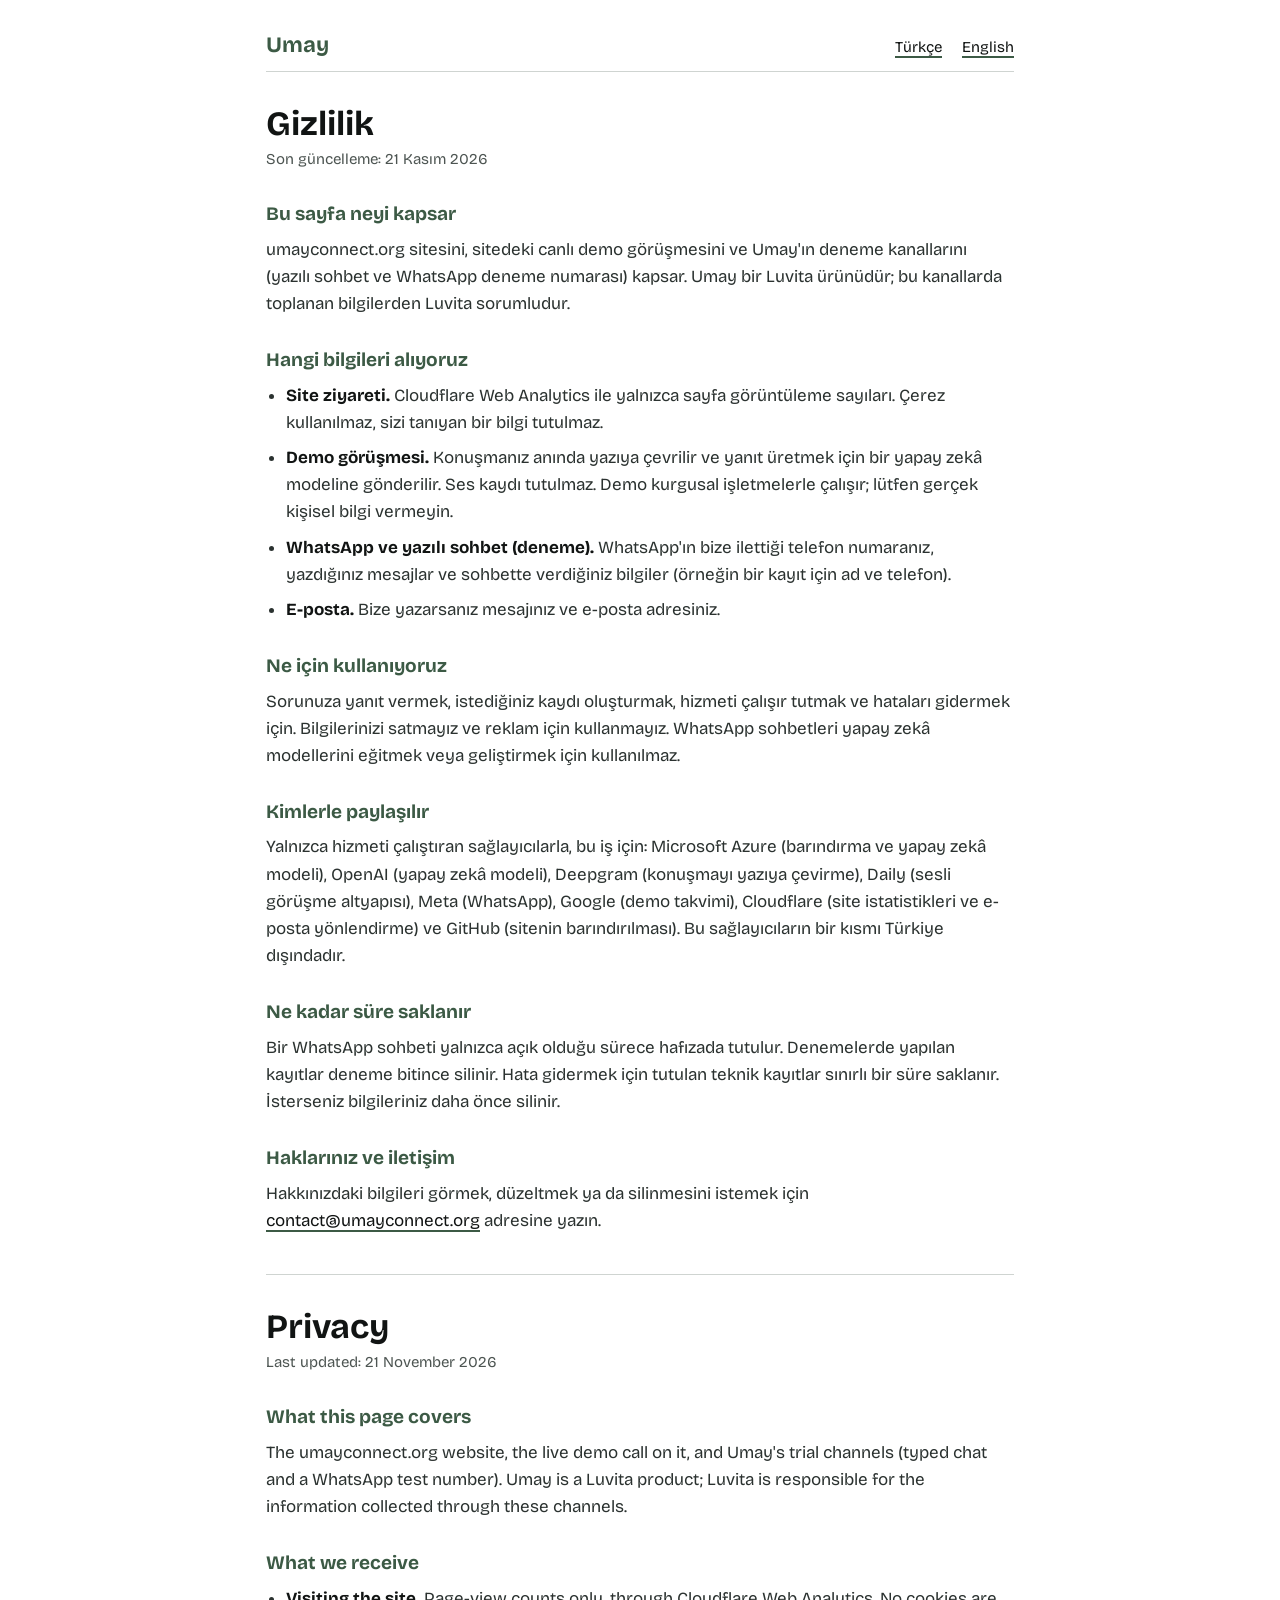
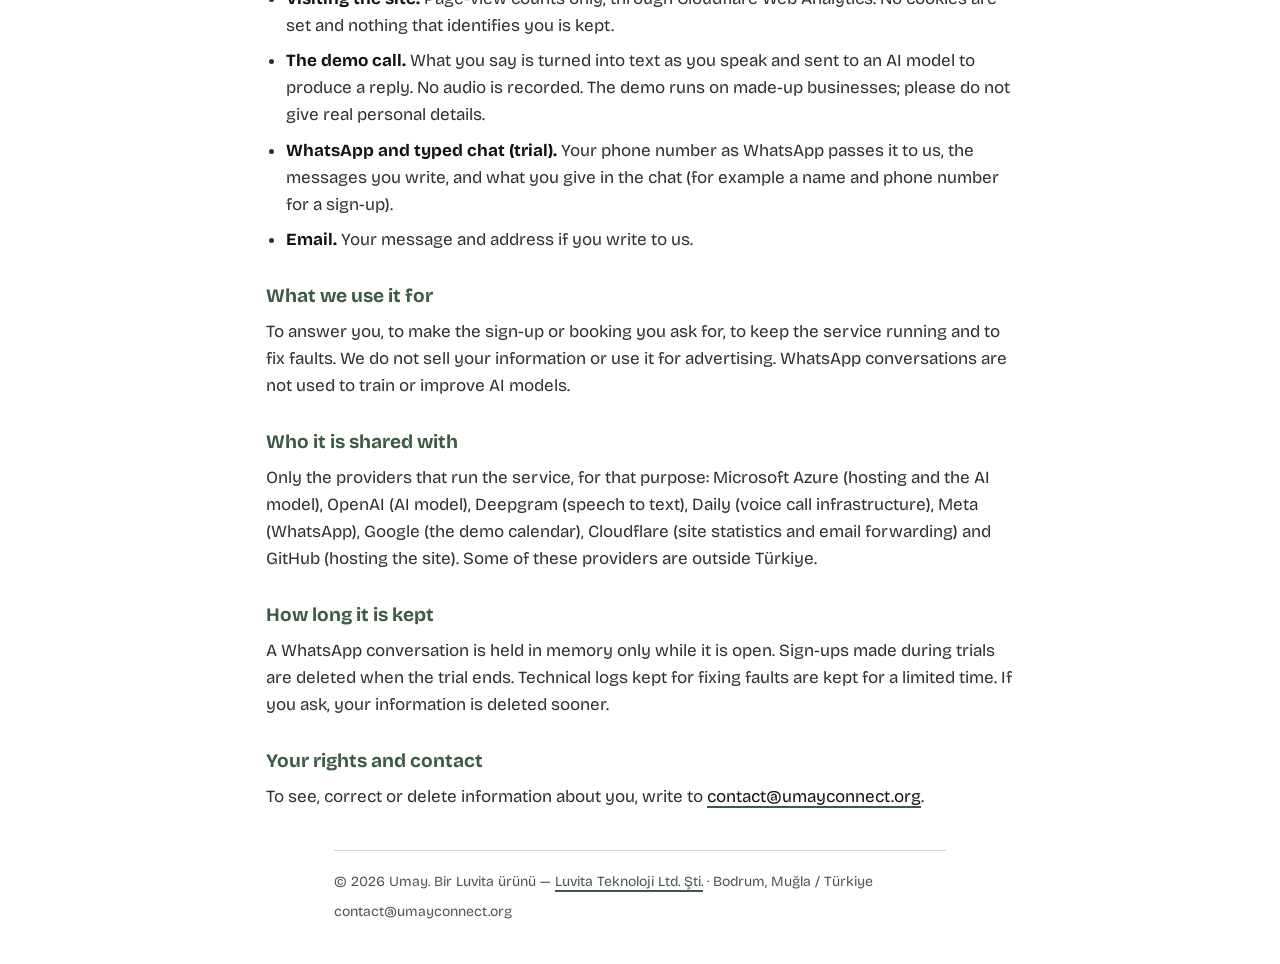
<file: privacy.html>
<!DOCTYPE html>
<html lang="tr">
<head>
<meta charset="utf-8">
<meta name="viewport" content="width=device-width, initial-scale=1">
<meta name="color-scheme" content="light dark">
<title>Gizlilik / Privacy — Umay</title>
<meta name="description" content="Umay'ın sitesi, demo görüşmesi ve deneme kanalları için gizlilik bilgisi. Privacy information for Umay's site, demo call and trial channels.">
<link rel="canonical" href="https://umayconnect.org/privacy.html">
<link rel="stylesheet" href="fonts/fonts.css">
<style>
/* Umay privacy page. Ink and moss, the site's tokens (site/umay.css); square corners, no pills. */
:root {
  --bg: #FFFFFF; --well: #F3F5F3; --ink: #111413; --soft: #2B3230; --muted: #4D5552;
  --rule: #CFD4D1; --moss: #3C5A45;
  --font: "Bricolage Grotesque", ui-sans-serif, system-ui, -apple-system, "Segoe UI", sans-serif;
  color-scheme: light;
}
@media (prefers-color-scheme: dark) { :root:not([data-theme="light"]) {
  --bg: #101312; --well: #1F2522; --ink: #ECEDE9; --soft: #C9CEC9; --muted: #9BA39F;
  --rule: #2A302D; --moss: #9CC0A6; color-scheme: dark; } }
:root[data-theme="dark"] {
  --bg: #101312; --well: #1F2522; --ink: #ECEDE9; --soft: #C9CEC9; --muted: #9BA39F;
  --rule: #2A302D; --moss: #9CC0A6; color-scheme: dark; }
* { box-sizing: border-box; }
body { margin: 0; background: var(--bg); color: var(--ink); font-family: var(--font);
  font-size: 17px; line-height: 1.6; -webkit-font-smoothing: antialiased;
  padding-left: max(16px, env(safe-area-inset-left, 0px)); padding-right: max(16px, env(safe-area-inset-right, 0px)); }
.top, main, .foot { max-width: 68ch; margin: 0 auto; }
.top { display: flex; justify-content: space-between; align-items: baseline; gap: 16px;
  padding-block: 28px 8px; border-bottom: 1px solid var(--rule); }
.brand { font-weight: 700; font-size: 22px; color: var(--moss); text-decoration: none; }
.langs { display: flex; gap: 20px; font-size: 15px; }
a { color: var(--ink); text-decoration-color: var(--moss); text-decoration-thickness: 2px; text-underline-offset: 4px; }
a:hover { color: var(--moss); }
a:focus-visible { outline: 2px solid var(--moss); outline-offset: 3px; }
article { padding-block: 32px 40px; }
article + article { border-top: 1px solid var(--rule); }
h1 { font-size: 34px; line-height: 1.15; margin: 0 0 4px; text-wrap: balance; }
h2 { font-size: 19px; margin: 28px 0 6px; color: var(--moss); text-wrap: balance; }
p, ul { margin: 0; color: var(--soft); }
ul { padding-left: 20px; display: grid; gap: 8px; }
strong { color: var(--ink); }
.meta { color: var(--muted); font-size: 15px; }
.foot { display: flex; flex-wrap: wrap; justify-content: space-between; gap: 8px 24px;
  border-top: 1px solid var(--rule); padding-block: 20px 40px; font-size: 14px; color: var(--muted); }
.foot a { color: var(--muted); }
</style>
</head>
<body>
<header class="top">
  <a class="brand" href="https://umayconnect.org/">Umay</a>
  <nav class="langs" aria-label="Dil / Language"><a href="#tr">Türkçe</a><a href="#en" lang="en">English</a></nav>
</header>

<main>
<article id="tr" lang="tr">
  <h1>Gizlilik</h1>
  <p class="meta">Son güncelleme: 21 Kasım 2026</p>

  <h2>Bu sayfa neyi kapsar</h2>
  <p>umayconnect.org sitesini, sitedeki canlı demo görüşmesini ve Umay'ın deneme kanallarını (yazılı sohbet ve WhatsApp deneme numarası) kapsar. Umay bir Luvita ürünüdür; bu kanallarda toplanan bilgilerden Luvita sorumludur.</p>

  <h2>Hangi bilgileri alıyoruz</h2>
  <ul>
    <li><strong>Site ziyareti.</strong> Cloudflare Web Analytics ile yalnızca sayfa görüntüleme sayıları. Çerez kullanılmaz, sizi tanıyan bir bilgi tutulmaz.</li>
    <li><strong>Demo görüşmesi.</strong> Konuşmanız anında yazıya çevrilir ve yanıt üretmek için bir yapay zekâ modeline gönderilir. Ses kaydı tutulmaz. Demo kurgusal işletmelerle çalışır; lütfen gerçek kişisel bilgi vermeyin.</li>
    <li><strong>WhatsApp ve yazılı sohbet (deneme).</strong> WhatsApp'ın bize ilettiği telefon numaranız, yazdığınız mesajlar ve sohbette verdiğiniz bilgiler (örneğin bir kayıt için ad ve telefon).</li>
    <li><strong>E-posta.</strong> Bize yazarsanız mesajınız ve e-posta adresiniz.</li>
  </ul>

  <h2>Ne için kullanıyoruz</h2>
  <p>Sorunuza yanıt vermek, istediğiniz kaydı oluşturmak, hizmeti çalışır tutmak ve hataları gidermek için. Bilgilerinizi satmayız ve reklam için kullanmayız. WhatsApp sohbetleri yapay zekâ modellerini eğitmek veya geliştirmek için kullanılmaz.</p>

  <h2>Kimlerle paylaşılır</h2>
  <p>Yalnızca hizmeti çalıştıran sağlayıcılarla, bu iş için: Microsoft Azure (barındırma ve yapay zekâ modeli), OpenAI (yapay zekâ modeli), Deepgram (konuşmayı yazıya çevirme), Daily (sesli görüşme altyapısı), Meta (WhatsApp), Google (demo takvimi), Cloudflare (site istatistikleri ve e-posta yönlendirme) ve GitHub (sitenin barındırılması). Bu sağlayıcıların bir kısmı Türkiye dışındadır.</p>

  <h2>Ne kadar süre saklanır</h2>
  <p>Bir WhatsApp sohbeti yalnızca açık olduğu sürece hafızada tutulur. Denemelerde yapılan kayıtlar deneme bitince silinir. Hata gidermek için tutulan teknik kayıtlar sınırlı bir süre saklanır. İsterseniz bilgileriniz daha önce silinir.</p>

  <h2>Haklarınız ve iletişim</h2>
  <p>Hakkınızdaki bilgileri görmek, düzeltmek ya da silinmesini istemek için <a href="mailto:contact@umayconnect.org">contact@umayconnect.org</a> adresine yazın.</p>
</article>

<article id="en" lang="en">
  <h1>Privacy</h1>
  <p class="meta">Last updated: 21 November 2026</p>

  <h2>What this page covers</h2>
  <p>The umayconnect.org website, the live demo call on it, and Umay's trial channels (typed chat and a WhatsApp test number). Umay is a Luvita product; Luvita is responsible for the information collected through these channels.</p>

  <h2>What we receive</h2>
  <ul>
    <li><strong>Visiting the site.</strong> Page-view counts only, through Cloudflare Web Analytics. No cookies are set and nothing that identifies you is kept.</li>
    <li><strong>The demo call.</strong> What you say is turned into text as you speak and sent to an AI model to produce a reply. No audio is recorded. The demo runs on made-up businesses; please do not give real personal details.</li>
    <li><strong>WhatsApp and typed chat (trial).</strong> Your phone number as WhatsApp passes it to us, the messages you write, and what you give in the chat (for example a name and phone number for a sign-up).</li>
    <li><strong>Email.</strong> Your message and address if you write to us.</li>
  </ul>

  <h2>What we use it for</h2>
  <p>To answer you, to make the sign-up or booking you ask for, to keep the service running and to fix faults. We do not sell your information or use it for advertising. WhatsApp conversations are not used to train or improve AI models.</p>

  <h2>Who it is shared with</h2>
  <p>Only the providers that run the service, for that purpose: Microsoft Azure (hosting and the AI model), OpenAI (AI model), Deepgram (speech to text), Daily (voice call infrastructure), Meta (WhatsApp), Google (the demo calendar), Cloudflare (site statistics and email forwarding) and GitHub (hosting the site). Some of these providers are outside Türkiye.</p>

  <h2>How long it is kept</h2>
  <p>A WhatsApp conversation is held in memory only while it is open. Sign-ups made during trials are deleted when the trial ends. Technical logs kept for fixing faults are kept for a limited time. If you ask, your information is deleted sooner.</p>

  <h2>Your rights and contact</h2>
  <p>To see, correct or delete information about you, write to <a href="mailto:contact@umayconnect.org">contact@umayconnect.org</a>.</p>
</article>
</main>

<footer class="foot">
  <span>© 2026 Umay. Bir Luvita ürünü — <a href="https://luvita.tr/">Luvita Teknoloji Ltd. Şti.</a> · Bodrum, Muğla / Türkiye</span>
  <span>contact@umayconnect.org</span>
</footer>
</body>
</html>
</file>
<file: fonts/fonts.css>
/* Self-hosted fonts for every page of the site (README.md in this folder). No font CDN. */

@font-face {
  font-family: "Bricolage Grotesque"; font-style: normal; font-display: swap; font-weight: 200 800;
  src: url("bricolage-grotesque-latin-ext-wght.woff2") format("woff2");
  unicode-range: U+0100-02BA, U+02BD-02C5, U+02C7-02CC, U+02CE-02D7, U+02DD-02FF, U+0304, U+0308,
    U+0329, U+1D00-1DBF, U+1E00-1E9F, U+1EF2-1EFF, U+2020, U+20A0-20AB, U+20AD-20C0, U+2113,
    U+2C60-2C7F, U+A720-A7FF;
}
@font-face {
  font-family: "Bricolage Grotesque"; font-style: normal; font-display: swap; font-weight: 200 800;
  src: url("bricolage-grotesque-latin-wght.woff2") format("woff2");
  unicode-range: U+0000-00FF, U+0131, U+0152-0153, U+02BB-02BC, U+02C6, U+02DA, U+02DC, U+0304,
    U+0308, U+0329, U+2000-206F, U+20AC, U+2122, U+2191, U+2193, U+2212, U+2215, U+FEFF, U+FFFD;
}
@font-face {
  font-family: "IBM Plex Mono"; font-style: normal; font-display: swap; font-weight: 400;
  src: url("ibm-plex-mono-latin-ext-400.woff2") format("woff2");
  unicode-range: U+0100-02BA, U+02BD-02C5, U+02C7-02CC, U+02CE-02D7, U+02DD-02FF, U+0304, U+0308,
    U+0329, U+1D00-1DBF, U+1E00-1E9F, U+1EF2-1EFF, U+2020, U+20A0-20AB, U+20AD-20C0, U+2113,
    U+2C60-2C7F, U+A720-A7FF;
}
@font-face {
  font-family: "IBM Plex Mono"; font-style: normal; font-display: swap; font-weight: 400;
  src: url("ibm-plex-mono-latin-400.woff2") format("woff2");
  unicode-range: U+0000-00FF, U+0131, U+0152-0153, U+02BB-02BC, U+02C6, U+02DA, U+02DC, U+0304,
    U+0308, U+0329, U+2000-206F, U+20AC, U+2122, U+2191, U+2193, U+2212, U+2215, U+FEFF, U+FFFD;
}
</file>
<file: umay.css>
/* Umay site: landing pages (/ and /en/). demo.html and call.html carry their own styles.
   Design brief: site/DESIGN.md. Colours are Luvita's ink and moss (luvita-docs/brand/README.md,
   founder decision 2026-11-17), the same values as luvita.tr's round 2 tokens.

   Measured contrast (WCAG 2.x), on background / on well:
     light  ink 18.5 / 16.9   soft 13.1 / 12.0   muted 7.7 / 7.0   moss 7.7 / 7.0
     dark   ink 15.9 / 14.6   soft 11.7 / 10.8   muted 7.2 / 6.7   moss 9.4 / 8.6
   Button text: white on moss 7.7 (light); #101312 on light moss 9.4 (dark). */

:root {
  --bg: #FFFFFF;
  --well: #F3F5F3;      /* the caller's lines, quiet surfaces */
  --card: #FFFFFF;
  --ink: #111413;
  --soft: #2B3230;
  --muted: #4D5552;
  --rule: #CFD4D1;
  --moss: #3C5A45;      /* the accent: headings, buttons, underlines, Umay's label */
  --moss-deep: #2E4636;
  --on-moss: #FFFFFF;
  --err: #A3262F;
  --font: "Bricolage Grotesque", ui-sans-serif, system-ui, -apple-system, "Segoe UI", sans-serif;
  --mono: "IBM Plex Mono", ui-monospace, "SF Mono", Menlo, Consolas, monospace;
  color-scheme: light;
}
@media (prefers-color-scheme: dark) {
  :root {
    --bg: #101312;
    --well: #1F2522;
    --card: #151917;
    --ink: #ECEDE9;
    --soft: #C9CEC9;
    --muted: #9BA39F;
    --rule: #2A302D;
    --moss: #9CC0A6;
    --moss-deep: #B9D6C1;
    --on-moss: #101312;
    --err: #F0A3A8;
    color-scheme: dark;
  }
}

* { box-sizing: border-box; }
html { scroll-behavior: smooth; }
@media (prefers-reduced-motion: reduce) { html { scroll-behavior: auto; } }
body {
  margin: 0; background: var(--bg); color: var(--ink);
  font-family: var(--font); font-size: 18px; line-height: 1.6;
  -webkit-font-smoothing: antialiased;
}
h1, h2, p, dl, dd, figure { margin: 0; }
a { color: var(--ink); text-decoration-color: var(--moss); text-decoration-thickness: 2px; text-underline-offset: 4px; }
a:hover { color: var(--moss); }
a:focus-visible, button:focus-visible, input:focus-visible, select:focus-visible {
  outline: 2px solid var(--moss); outline-offset: 3px;
}

.wrap { max-width: 1200px; margin: 0 auto; padding: 0 32px; }
.mono { font-family: var(--mono); font-weight: 400; }

/* ---- header ---- */
.top { display: flex; flex-wrap: wrap; align-items: center; justify-content: space-between; gap: 8px 16px; padding: 22px 0 18px; }
.brand { display: inline-flex; align-items: center; gap: 12px; text-decoration: none; color: var(--ink); }
.brand svg { display: block; }
/* Umay icon "Two voices": the moss eye is the right-hand one (luvita-docs/brand/README.md) */
.brand .mark-ink { fill: var(--ink); }
.brand .mark-accent { fill: var(--moss); }
.brand-name { font-size: 28px; font-weight: 700; letter-spacing: -0.02em; line-height: 1; }
.nav { display: flex; flex-wrap: wrap; gap: 0 26px; font-size: 15px; }
.nav a { text-decoration: none; padding: 12px 0; display: inline-block; }

/* ---- sections ---- */
.band { border-top: 2px solid var(--ink); }
.band-thin { border-top: 1px solid var(--rule); }
.split { display: flex; flex-wrap: wrap; gap: 24px 64px; padding: 72px 0; }
.split-head { flex: 0 1 300px; min-width: 0; display: flex; flex-direction: column; gap: 14px; }
.split-body { flex: 999 1 560px; min-width: 0; }
h2 { font-size: 38px; line-height: 1.05; font-weight: 700; letter-spacing: -0.025em; color: var(--moss); }
.lede { color: var(--soft); }

/* ---- hero ---- */
.hero { display: flex; flex-wrap: wrap; align-items: center; gap: 48px 64px; padding: 48px 0 88px; }
.hero-copy { flex: 1 1 440px; min-width: 0; display: flex; flex-direction: column; gap: 24px; }
h1 { font-size: clamp(38px, 5.2vw, 58px); line-height: 1.0; font-weight: 700; letter-spacing: -0.035em; color: var(--moss); }
.state { font-size: 13px; color: var(--muted); }
.hero-text { max-width: 500px; font-size: 19px; color: var(--soft); }
.actions { display: flex; flex-wrap: wrap; align-items: center; gap: 12px 28px; }
.actions a:not(.btn) { font-weight: 600; padding: 12px 0; }

.btn {
  display: inline-block; font: inherit; font-weight: 600; font-size: 17px; line-height: 1.4;
  padding: 13px 24px; border: 0; border-radius: 4px; cursor: pointer;
  background: var(--moss); color: var(--on-moss); text-decoration: none;
}
.btn:hover { background: var(--moss-deep); color: var(--on-moss); }
.btn:disabled { opacity: .55; cursor: default; }

/* ---- the sample call ---- */
.call { flex: 1 1 480px; min-width: 0; background: var(--card); border: 1px solid var(--rule); border-radius: 6px; overflow: hidden; font-size: 16px; line-height: 1.5; }
.call-bar { display: flex; flex-wrap: wrap; justify-content: space-between; gap: 4px 12px; padding: 14px 20px; border-bottom: 1px solid var(--rule); font-size: 12px; color: var(--muted); }
.call-body { display: flex; flex-direction: column; gap: 14px; padding: 18px 20px 20px; }
.cb { max-width: 82%; display: flex; flex-direction: column; gap: 3px; }
.cb .who { font-family: var(--mono); font-size: 11px; letter-spacing: .04em; }
.cb.bot { align-self: flex-start; }
.cb.bot .who { color: var(--moss); }
.cb.user { align-self: flex-end; align-items: flex-end; text-align: right; }
.cb.user .who { color: var(--muted); }
.cb.user .txt { background: var(--well); color: var(--soft); padding: 8px 12px; border-radius: 4px; }
.cb .gloss { font-size: 13px; color: var(--muted); }
.hl { text-decoration: underline; text-decoration-color: var(--moss); text-decoration-thickness: 2px; text-underline-offset: 4px; }

/* Replay (progressive enhancement, index.html script): lines appear one by one; the card keeps
   its full height from the start, so nothing below it moves. No JS or reduced motion: all static. */
.cb.pending { visibility: hidden; }
.cb.typing .gloss, .cb.dots .gloss { visibility: hidden; } /* the English gloss shows once its line is done */
.cb.dots .txt { visibility: hidden; position: relative; }
.cb.dots .txt::after { content: "· · ·"; visibility: visible; position: absolute; right: 12px; letter-spacing: 2px; color: var(--muted); }
.cb.typing .txt::after { content: ""; display: inline-block; width: 2px; height: 1em; margin-left: 2px; vertical-align: text-bottom; background: currentColor; }
@media (prefers-reduced-motion: no-preference) {
  .cb.typing .txt::after { animation: caret-blink 1s steps(1) infinite; }
}
@keyframes caret-blink { 0%, 100% { opacity: 1; } 50% { opacity: 0; } }

/* ---- what happened in this call ---- */
.claims { display: flex; flex-direction: column; }
.claims > div { display: flex; flex-wrap: wrap; gap: 6px 32px; padding: 20px 0; border-top: 1px solid var(--rule); }
.claims > div:last-child { border-bottom: 1px solid var(--rule); }
.claims dt { flex: 1 1 260px; min-width: 0; font-family: var(--mono); font-size: 14px; color: var(--moss); }
.claims dt.none { color: var(--muted); }
.claims dt .gloss { display: block; margin-top: 4px; font-family: var(--font); color: var(--muted); }
.claims dd { flex: 1 1 320px; min-width: 0; color: var(--soft); }

/* ---- service ---- */
.prose { max-width: 700px; display: flex; flex-direction: column; gap: 20px; }
.prose .big { font-size: 22px; line-height: 1.45; color: var(--ink); }
.prose p { color: var(--soft); }

/* ---- demo request (#201; slotreq.js shows it when slots.json has an api) ---- */
.slotreq[hidden] { display: none; }
.slotreq form { display: flex; flex-wrap: wrap; align-items: flex-end; gap: 12px; margin-top: 20px; }
.slotreq label { display: flex; flex-direction: column; gap: 6px; font-size: 14px; color: var(--muted); min-width: 0; }
.slotreq .f-mail { flex: 1 1 260px; }
.slotreq .f-sector { flex: 0 1 200px; }
.slotreq input, .slotreq select {
  font: inherit; font-size: 17px; color: var(--ink); background: var(--card);
  border: 1.5px solid var(--muted); border-radius: 4px; padding: 11px 14px; width: 100%;
}
.slotreq .msg { margin-top: 14px; min-height: 1.4em; font-size: 15px; color: var(--moss); }
.slotreq .msg.err { color: var(--err); }

/* ---- footer ---- */
footer { border-top: 1px solid var(--rule); }
.foot { max-width: 1200px; margin: 0 auto; display: flex; flex-wrap: wrap; justify-content: space-between; gap: 12px 24px; padding: 24px 32px 40px; font-size: 14px; color: var(--muted); }
.foot a { color: var(--muted); }
.foot a:hover { color: var(--moss); }
.foot-links { display: flex; flex-wrap: wrap; gap: 8px 24px; }

.skip { position: absolute; left: -9999px; top: 8px; background: var(--bg); padding: 8px 12px; z-index: 10; }
.skip:focus { left: 16px; }

@media (max-width: 640px) {
  body { font-size: 17px; }
  .wrap { padding: 0 16px; }
  .foot { padding: 24px 16px 36px; }
  .hero { padding: 32px 0 64px; gap: 36px; }
  .split { padding: 56px 0; }
  h2 { font-size: 32px; }
  .call-body { padding: 16px 14px 18px; }
  .cb { max-width: 92%; }
}

/* ---- more kinds of work: three short sample calls under the main one (#486) ---- */
.calls { display: grid; grid-template-columns: repeat(auto-fit, minmax(300px, 1fr)); gap: 24px; align-items: start; }
.calls .call { flex: none; }
.calls .cb { max-width: 94%; }
</file>
